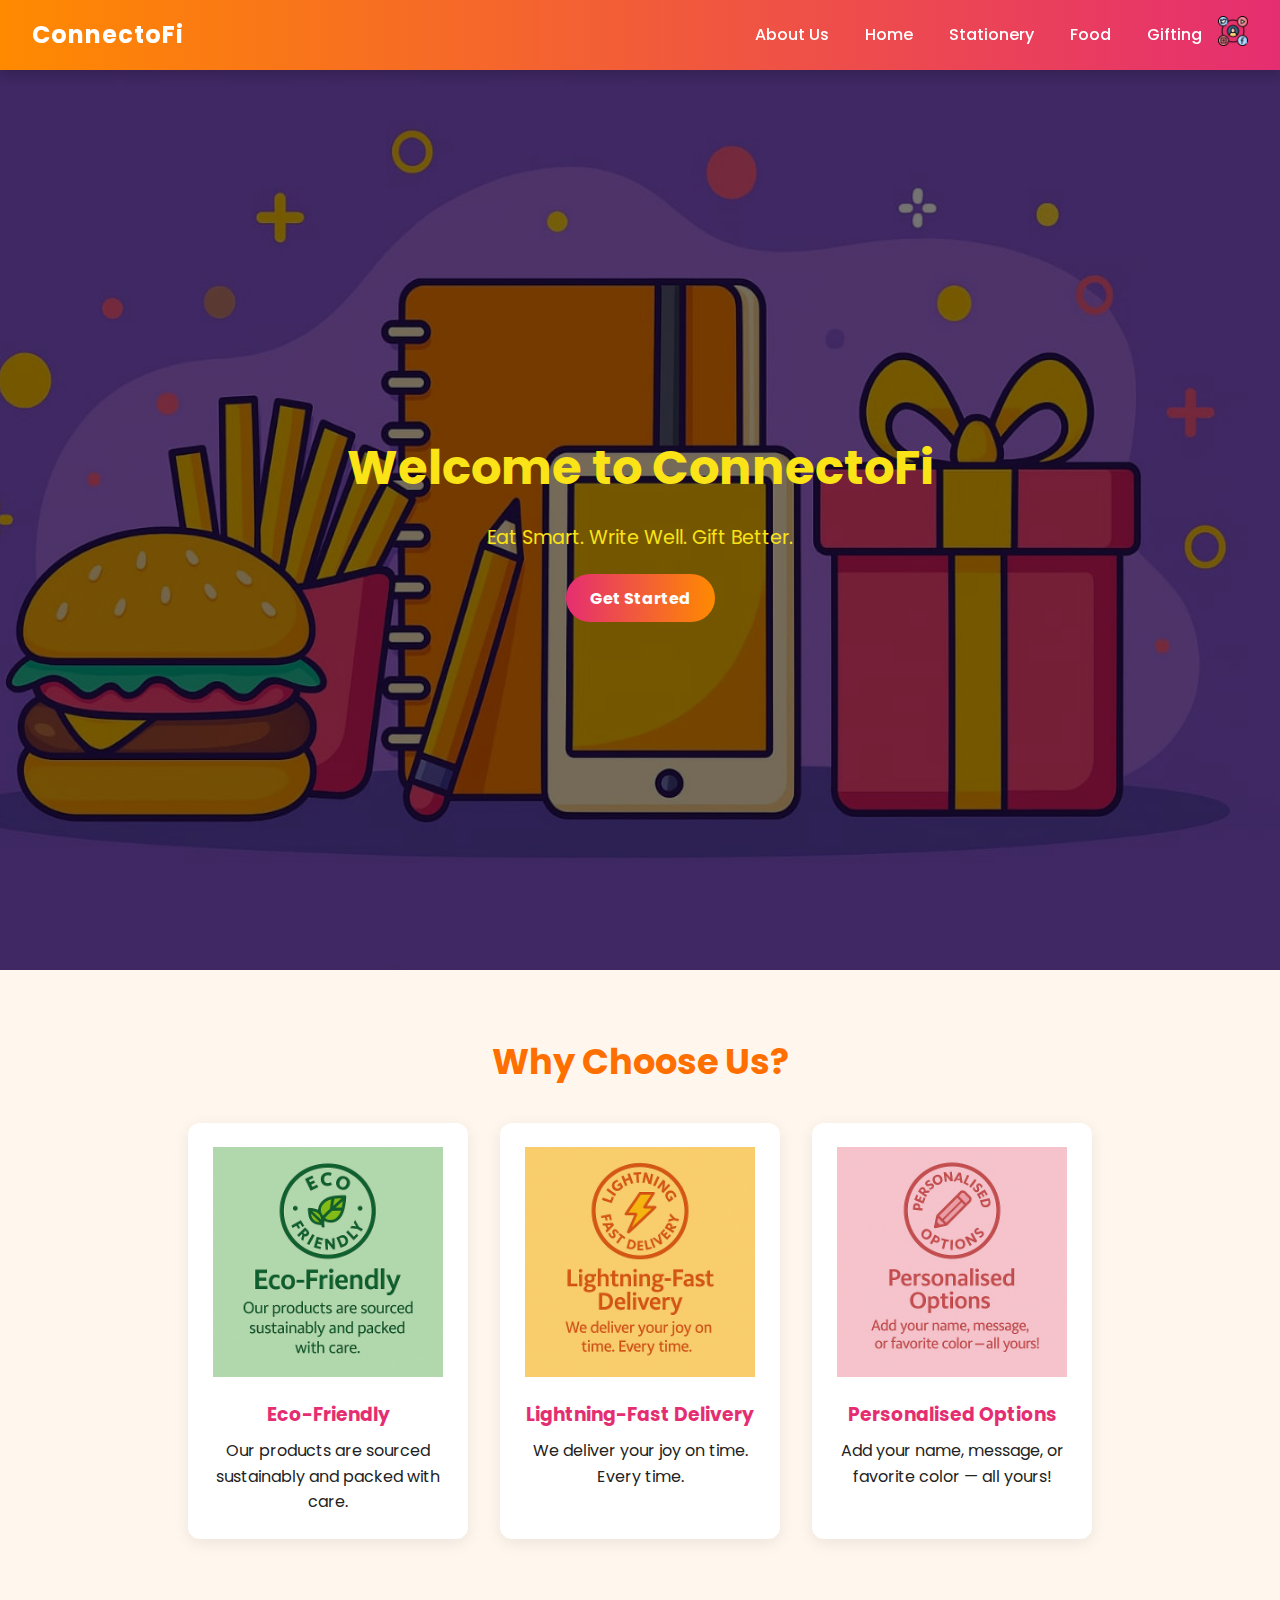
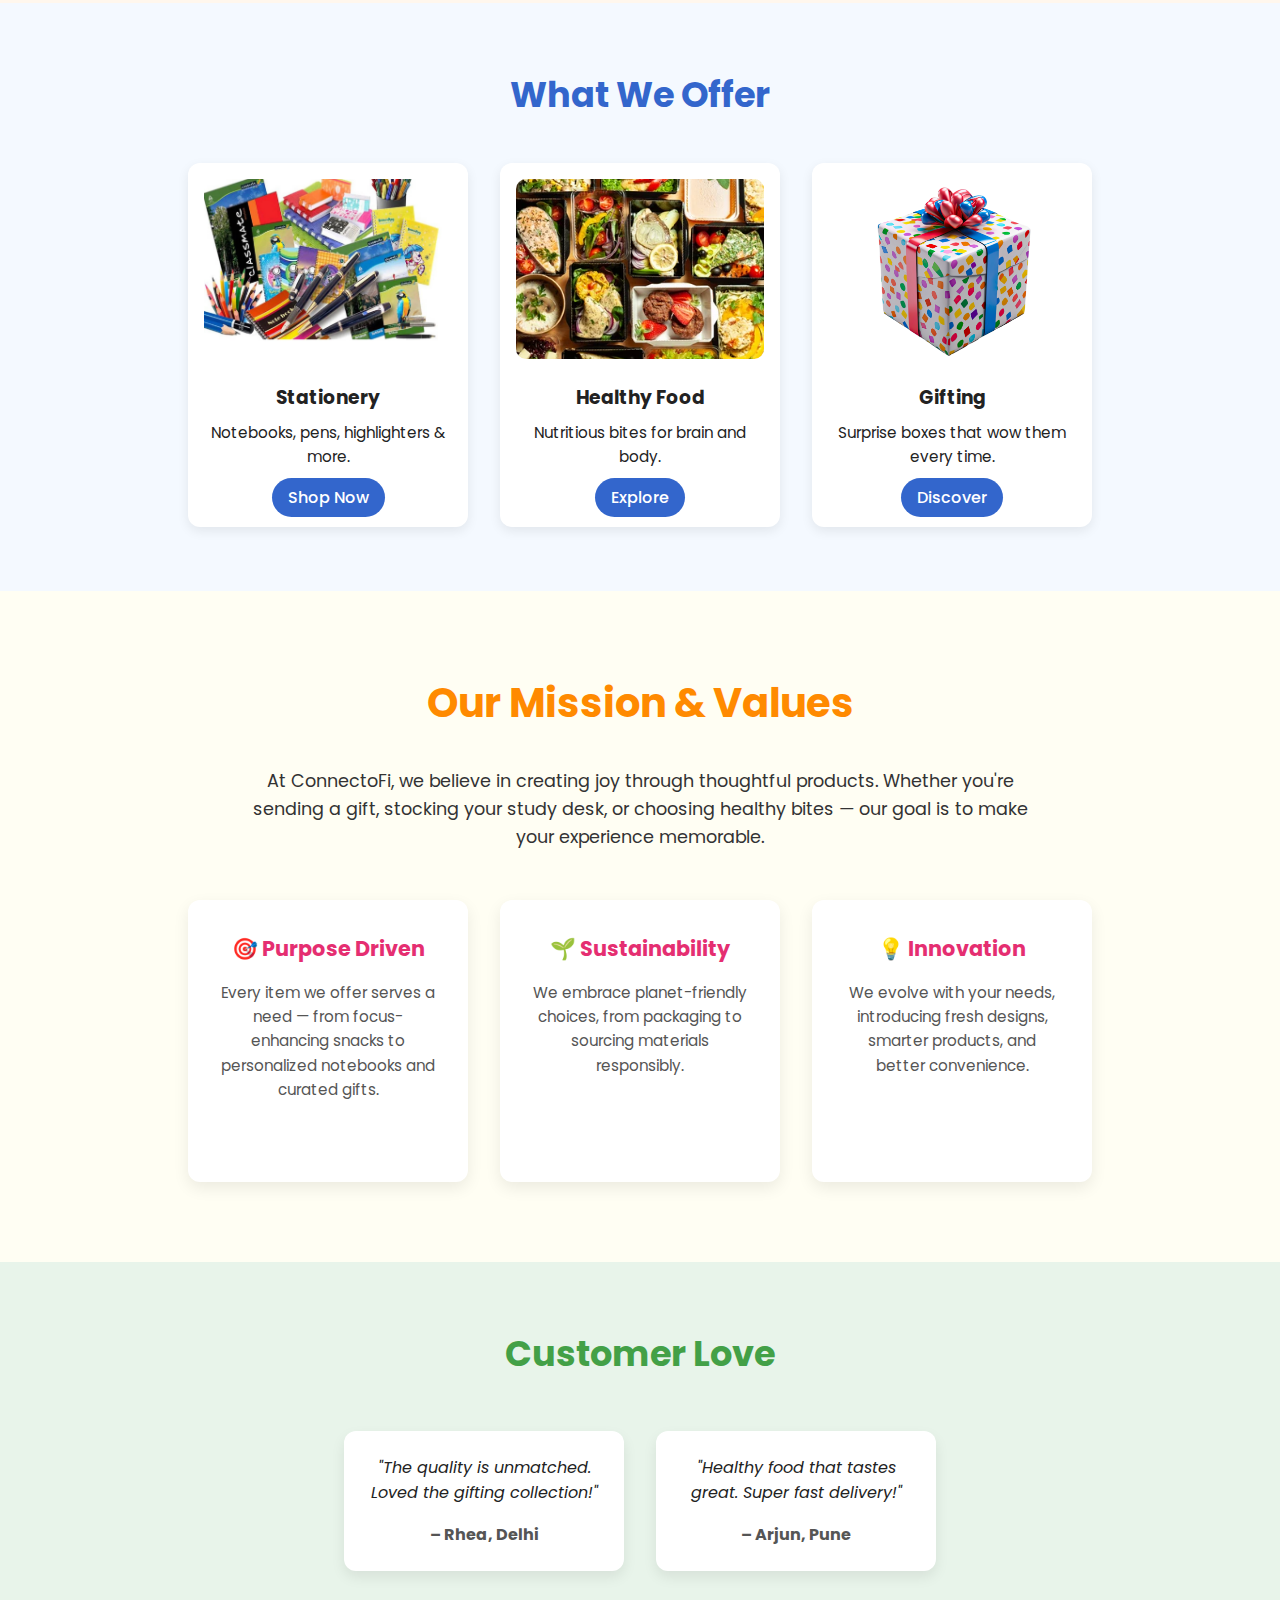
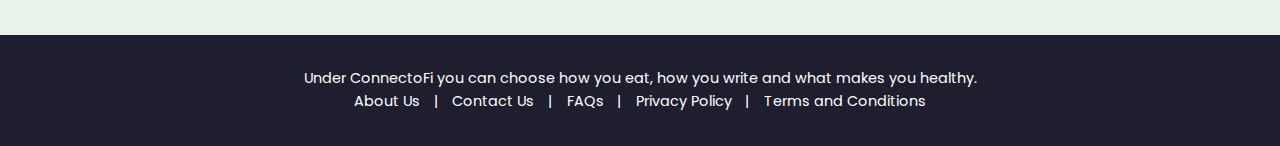
<file: tempcode/index.html>
<!DOCTYPE html>
<html lang="en">
  <head>
    <meta charset="UTF-8" />
    <meta name="viewport" content="width=device-width, initial-scale=1.0" />
    <title>Home | ConnectoFi</title>
    <link rel="stylesheet" href="home.css" />
    <link
      href="https://fonts.googleapis.com/css2?family=Poppins:wght@400;600&display=swap"
      rel="stylesheet"
    />
  </head>
  <body>
    <!-- Header -->
    <header>
      <div class="logo">ConnectoFi</div>

      <div class="leftnav">
        <!-- Hamburger (only on mobile) -->
        <div class="hamburger" onclick="toggleMenu()">☰</div>

        <!-- Navigation -->
        <nav class="nav-links">
          <a href="about.html">About Us</a>
          <a href="index.html">Home</a>
          <a href="stationary.html">Stationery</a>
          <a href="food.html">Food</a>
          <a href="gifting.html" aria-current="page">Gifting</a>
        </nav>

        <!-- Social Media Dropdown -->
        <div class="social">
          <img src="./images/socialmedia.png" width="30" alt="Social" />
          <div class="dropdown">
            <a href="#">Instagram</a>
            <a href="#">Facebook</a>
            <a href="#">X (Twitter)</a>
          </div>
        </div>
      </div>
    </header>

    <!-- Hero Banner -->
    <section class="hero">
      <div class="hero-overlay">
        <div class="hero-content">
          <h1>Welcome to ConnectoFi</h1>
          <p>Eat Smart. Write Well. Gift Better.</p>
          <a href="gifting.html" class="cta-button">Get Started</a>
        </div>
      </div>
    </section>

    <!-- Highlights -->
    <section class="highlight-section">
      <h2>Why Choose Us?</h2>
      <div class="highlight-cards">
        <div class="highlight-card">
          <img src="./images/ecofriendly.png" alt="Eco Friendly" />
          <h3>Eco-Friendly</h3>
          <p>Our products are sourced sustainably and packed with care.</p>
        </div>
        <div class="highlight-card">
          <img src="./images/delivery.png" alt="Fast Delivery" />
          <h3>Lightning-Fast Delivery</h3>
          <p>We deliver your joy on time. Every time.</p>
        </div>
        <div class="highlight-card">
          <img src="./images/options.png" alt="Customisation" />
          <h3>Personalised Options</h3>
          <p>Add your name, message, or favorite color — all yours!</p>
        </div>
      </div>
    </section>

    <!-- Category Grid -->
    <section class="categories">
      <h2>What We Offer</h2>
      <div class="category-grid">
        <div class="category-card">
          <img src="./images/stationary.jpg" alt="Stationery" />
          <h3>Stationery</h3>
          <p>Notebooks, pens, highlighters & more.</p>
          <a href="stationary.html">Shop Now</a>
        </div>
        <div class="category-card">
          <img src="./images/food.webp" alt="Food" />
          <h3>Healthy Food</h3>
          <p>Nutritious bites for brain and body.</p>
          <a href="food.html">Explore</a>
        </div>
        <div class="category-card">
          <img src="./images/gift.webp" alt="Gifting" />
          <h3>Gifting</h3>
          <p>Surprise boxes that wow them every time.</p>
          <a href="gifting.html">Discover</a>
        </div>
      </div>
    </section>

    <!-- Mission & Values Section -->
    <section class="mission-values">
      <div class="mission-container">
        <h2>Our Mission & Values</h2>
        <p>
          At ConnectoFi, we believe in creating joy through thoughtful products.
          Whether you're sending a gift, stocking your study desk, or choosing
          healthy bites — our goal is to make your experience memorable.
        </p>
        <div class="values-list">
          <div class="value-item">
            <h3>🎯 Purpose Driven</h3>
            <p>
              Every item we offer serves a need — from focus-enhancing snacks to
              personalized notebooks and curated gifts.
            </p>
          </div>
          <div class="value-item">
            <h3>🌱 Sustainability</h3>
            <p>
              We embrace planet-friendly choices, from packaging to sourcing
              materials responsibly.
            </p>
          </div>
          <div class="value-item">
            <h3>💡 Innovation</h3>
            <p>
              We evolve with your needs, introducing fresh designs, smarter
              products, and better convenience.
            </p>
          </div>
        </div>
      </div>
    </section>

    <!-- Testimonials -->
    <section class="reviews">
      <h2>Customer Love</h2>
      <div class="reviews-container">
        <div class="review-card">
          <p>"The quality is unmatched. Loved the gifting collection!"</p>
          <span>– Rhea, Delhi</span>
        </div>
        <div class="review-card">
          <p>"Healthy food that tastes great. Super fast delivery!"</p>
          <span>– Arjun, Pune</span>
        </div>
      </div>
    </section>

    <!-- Footer -->
    <footer>
      <p>
        Under ConnectoFi you can choose how you eat, how you write and what
        makes you healthy.
      </p>
      <div class="links">
        <a href="about.html">About Us</a> | <a href="#">Contact Us</a> |
        <a href="#">FAQs</a> | <a href="#">Privacy Policy</a> |
        <a href="#">Terms and Conditions</a>
      </div>
    </footer>

    <script src="home.js"></script>
    <!--Start of Tawk.to Script-->
    <script type="text/javascript">
      var Tawk_API = Tawk_API || {},
        Tawk_LoadStart = new Date();
      (function () {
        var s1 = document.createElement("script"),
          s0 = document.getElementsByTagName("script")[0];
        s1.async = true;
        s1.src = "https://embed.tawk.to/6888a2463c1ead192563f075/1j1arjp64";
        s1.charset = "UTF-8";
        s1.setAttribute("crossorigin", "*");
        s0.parentNode.insertBefore(s1, s0);
      })();
    </script>
    <!--End of Tawk.to Script-->
  </body>
</html>
</file>
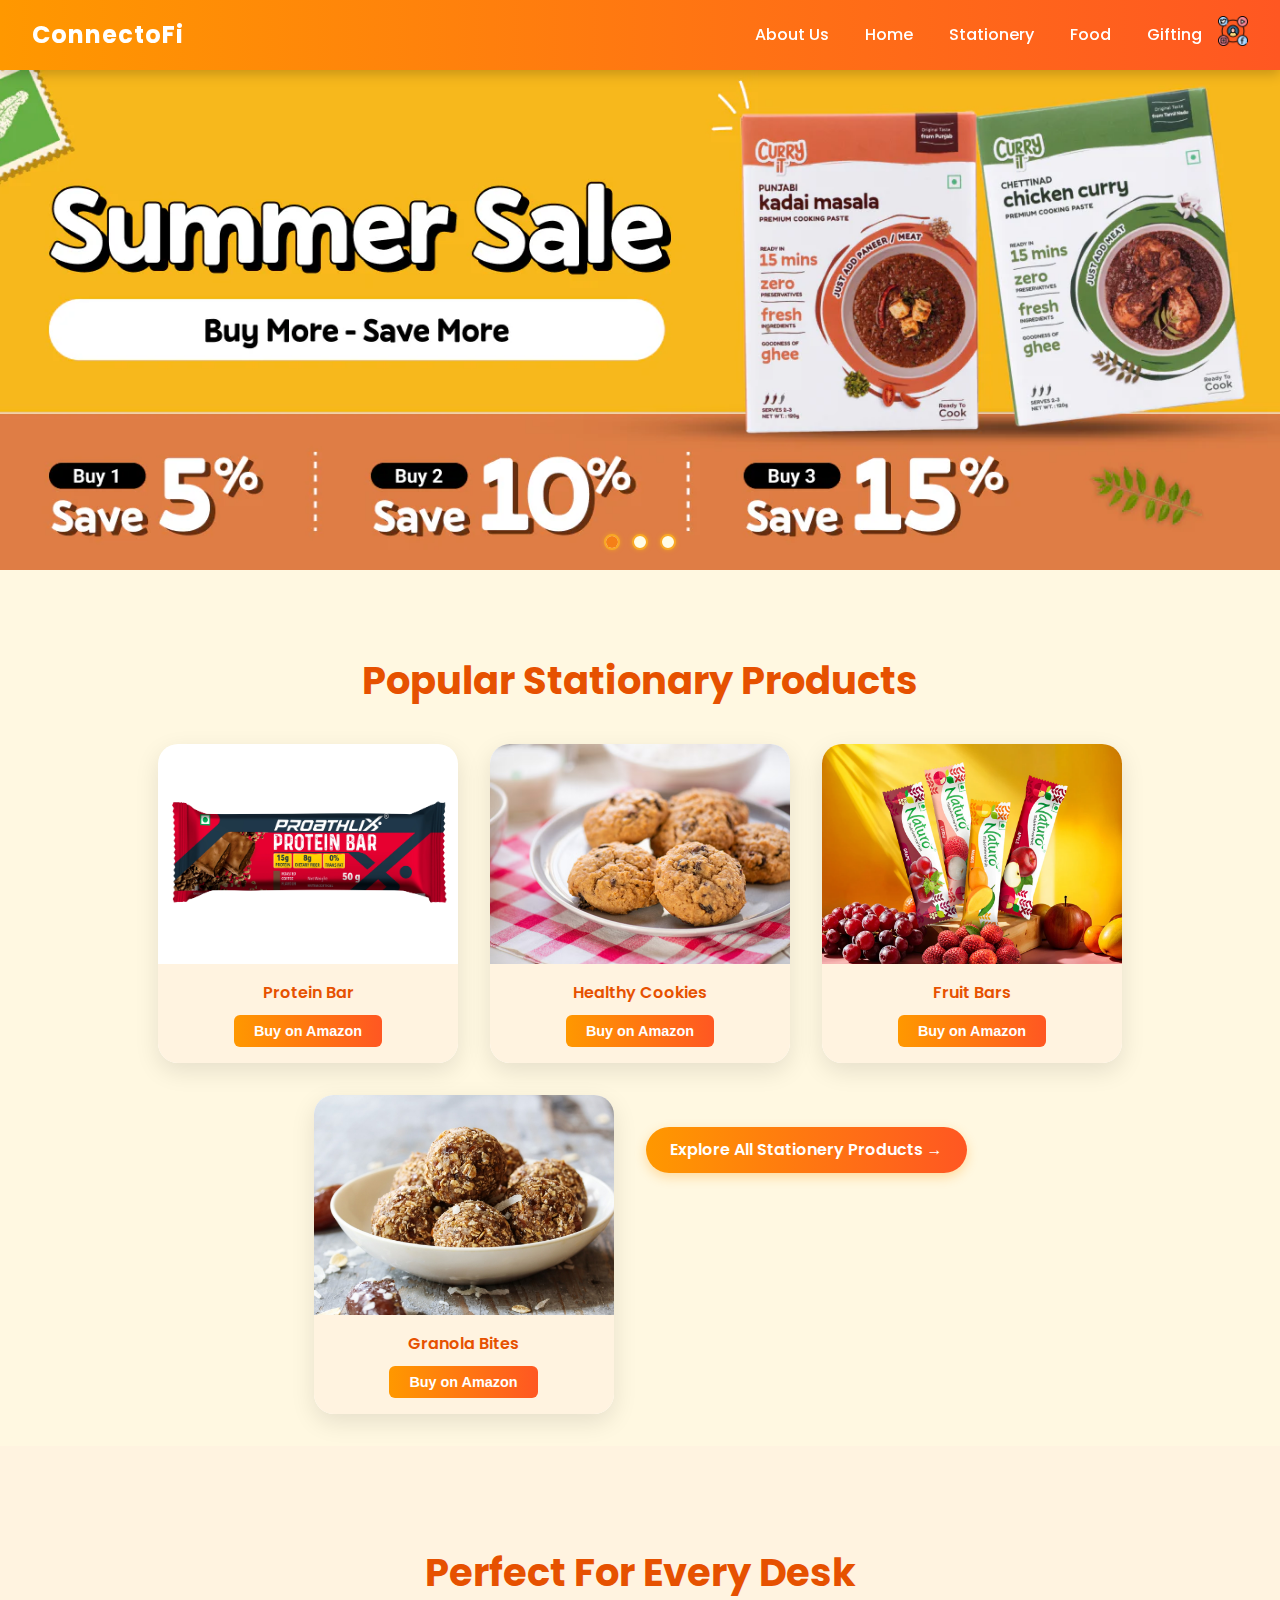
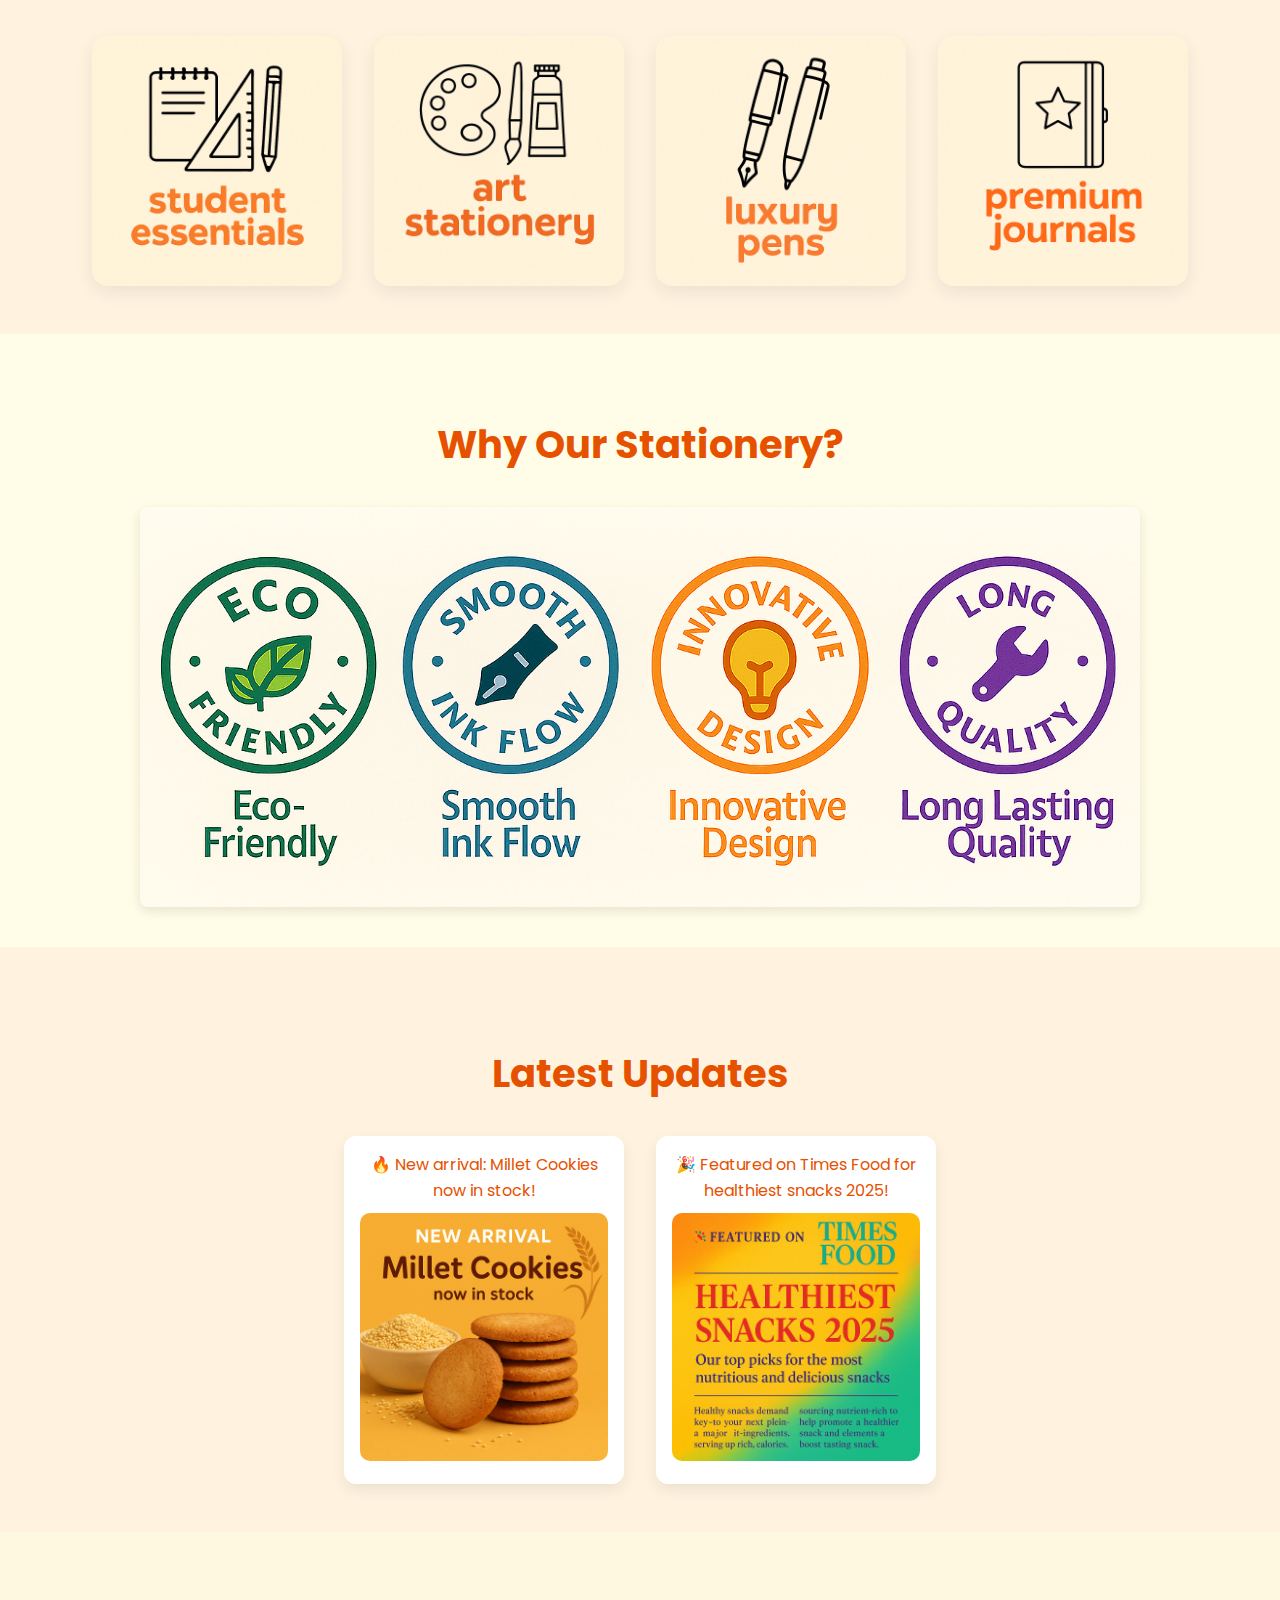
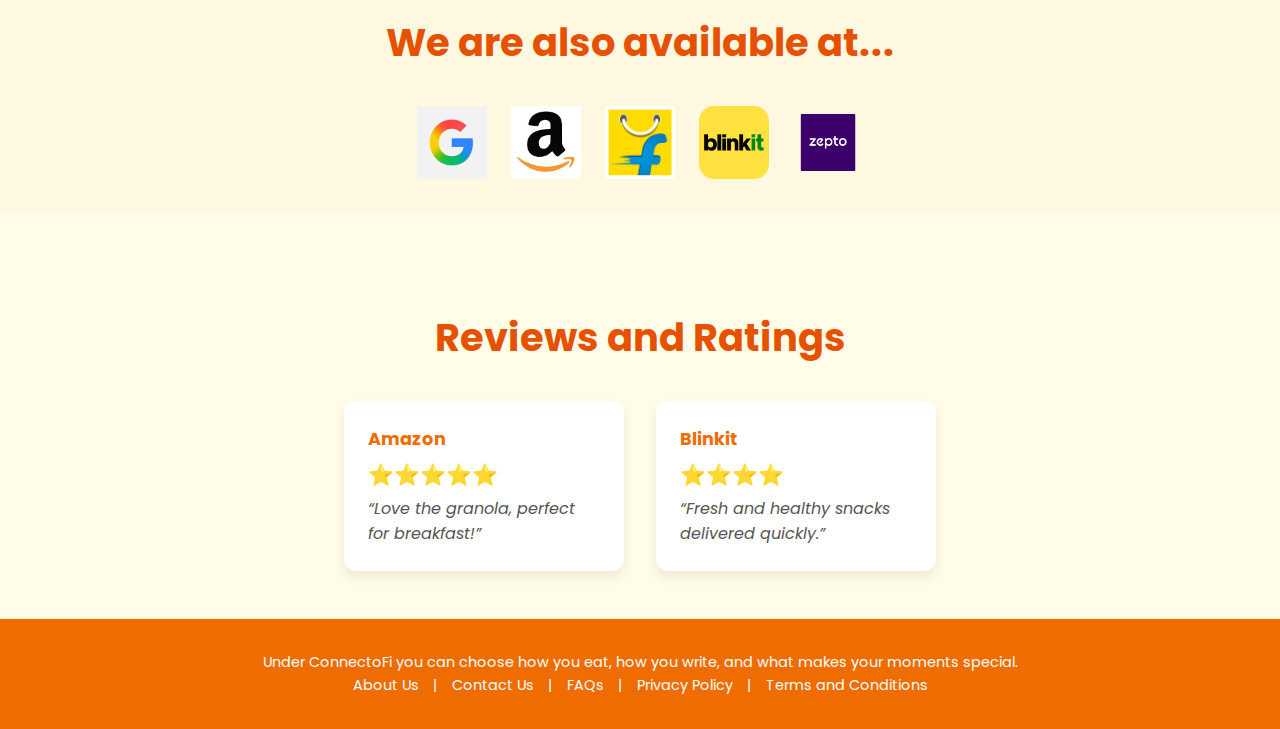
<file: tempcode/food.html>
<!DOCTYPE html>
<html lang="en">
  <head>
    <meta charset="UTF-8" />
    <meta name="viewport" content="width=device-width, initial-scale=1.0" />
    <title>Stationery | ConnectoFi</title>
    <link rel="stylesheet" href="./food.css" />
    <link
      href="https://fonts.googleapis.com/css2?family=Poppins:wght@400;600&display=swap"
      rel="stylesheet"
    />
  </head>
  <body>
    <!-- Header -->
    <header>
      <div class="logo">ConnectoFi</div>

      <div class="leftnav">
        <!-- Hamburger (only on mobile) -->
        <div class="hamburger" onclick="toggleMenu()">☰</div>

        <!-- Navigation -->
        <nav class="nav-links">
          <a href="about.html">About Us</a>
          <a href="index.html">Home</a>
          <a href="stationary.html">Stationery</a>
          <a href="food.html">Food</a>
          <a href="gifting.html" aria-current="page">Gifting</a>
        </nav>

        <!-- Social Media Dropdown -->
        <div class="social">
          <img src="./images/socialmedia.png" width="30" alt="Social" />
          <div class="dropdown">
            <a href="#">Instagram</a>
            <a href="#">Facebook</a>
            <a href="#">X (Twitter)</a>
          </div>
        </div>
      </div>
    </header>

    <!-- Banner -->
    <section class="banner-slider">
      <img
        src="./images/food-images/temp_images/Summer_Sale_Banner_desktop_1500x550_crop_center.webp"
        class="banner-img active"
        alt="Gift Box Banner"
      />
      <img
        src="./images/food-images/temp_images/Cut_Mix_Cook_desktop_1_2800x1000_crop_center.webp"
        class="banner-img"
        alt="Celebration Banner"
      />
      <img
        src="./images/food-images/temp_images/India_s_only_preservative-02_1_1_5716x2041_crop_center.jpg"
        class="banner-img"
        alt="Festive Gifting Banner"
      />
      <div class="banner-progress">
        <div class="circle"><div class="fill"></div></div>
        <div class="circle"><div class="fill"></div></div>
        <div class="circle"><div class="fill"></div></div>
      </div>
    </section>

    <!-- Popular Products -->
    <section class="popular-products">
      <h2 class="section-title">Popular Stationary Products</h2>
      <div class="product-grid">
        <div class="explore-all-container">
          <a href="allstationary.html" class="explore-all-button"
            >Explore All Stationery Products →</a
          >
        </div>
      </div>
    </section>

    <!-- Occasion Ranges -->
    <section class="mind-blowing-ranges">
      <h2>Perfect For Every Desk</h2>
      <div class="ranges-cards">
        <div class="range-card">
          <img
            src="./images/stationary-images/ranges/studentessentials.png"
            alt="studentessentials"
          />
        </div>
        <div class="range-card">
          <img
            src="./images/stationary-images/ranges/artstationary.png"
            alt="artstationary"
          />
        </div>
        <div class="range-card">
          <img
            src="./images/stationary-images/ranges/luxiry pens.png"
            alt="luxiry pens"
          />
        </div>
        <div class="range-card">
          <img
            src="./images/stationary-images/ranges/premiumjournals.png"
            alt="premiumjournal"
          />
        </div>
      </div>
    </section>

    <!-- Why Choose Us -->
    <section class="likhpad-unique">
      <h2>Why Our Stationery?</h2>
      <div class="fixed-centered-image">
        <img
          src="./images/stationary-images/cropped-whatmakeslikhpadunique.png"
          alt="Stationery Highlights"
        />
      </div>
    </section>

    <!-- Updates -->
    <section class="updates">
      <h2>Latest Updates</h2>
      <div class="update-feed"></div>
    </section>

    <!-- Available At -->
    <section class="available-at">
      <h2>We are also available at...</h2>
      <div class="brands">
        <img
          src="./images/stationary-images/logos/googlelogo.jpeg"
          alt="Google"
        />
        <img
          src="./images/stationary-images/logos/amazonlogo.jpeg"
          alt="Amazon"
        />
        <img
          src="./images/stationary-images/logos/flipkartlogo.png"
          alt="Flipkart"
        />
        <img
          src="./images/stationary-images/logos/blinkitlogo.png"
          alt="Blinkit"
        />
        <img src="./images/stationary-images/logos/zeptologo.png" alt="Zepto" />
      </div>
    </section>

    <!-- Reviews -->
    <section class="reviews">
      <h2>Reviews and Ratings</h2>
      <div class="reviews-container"></div>
    </section>

    <!-- Footer -->
    <footer>
      <p>
        Under ConnectoFi you can choose how you eat, how you write, and what
        makes your moments special.
      </p>
      <div class="links">
        <a href="#">About Us</a> | <a href="#">Contact Us</a> |
        <a href="#">FAQs</a> | <a href="#">Privacy Policy</a> |
        <a href="#">Terms and Conditions</a>
      </div>
    </footer>

    <script type="module" src="food.js"></script>
    <!--Start of Tawk.to Script-->
    <script type="text/javascript">
      var Tawk_API = Tawk_API || {},
        Tawk_LoadStart = new Date();
      (function () {
        var s1 = document.createElement("script"),
          s0 = document.getElementsByTagName("script")[0];
        s1.async = true;
        s1.src = "https://embed.tawk.to/6888a2463c1ead192563f075/1j1arjp64";
        s1.charset = "UTF-8";
        s1.setAttribute("crossorigin", "*");
        s0.parentNode.insertBefore(s1, s0);
      })();
    </script>
    <!--End of Tawk.to Script-->
  </body>
</html>
</file>
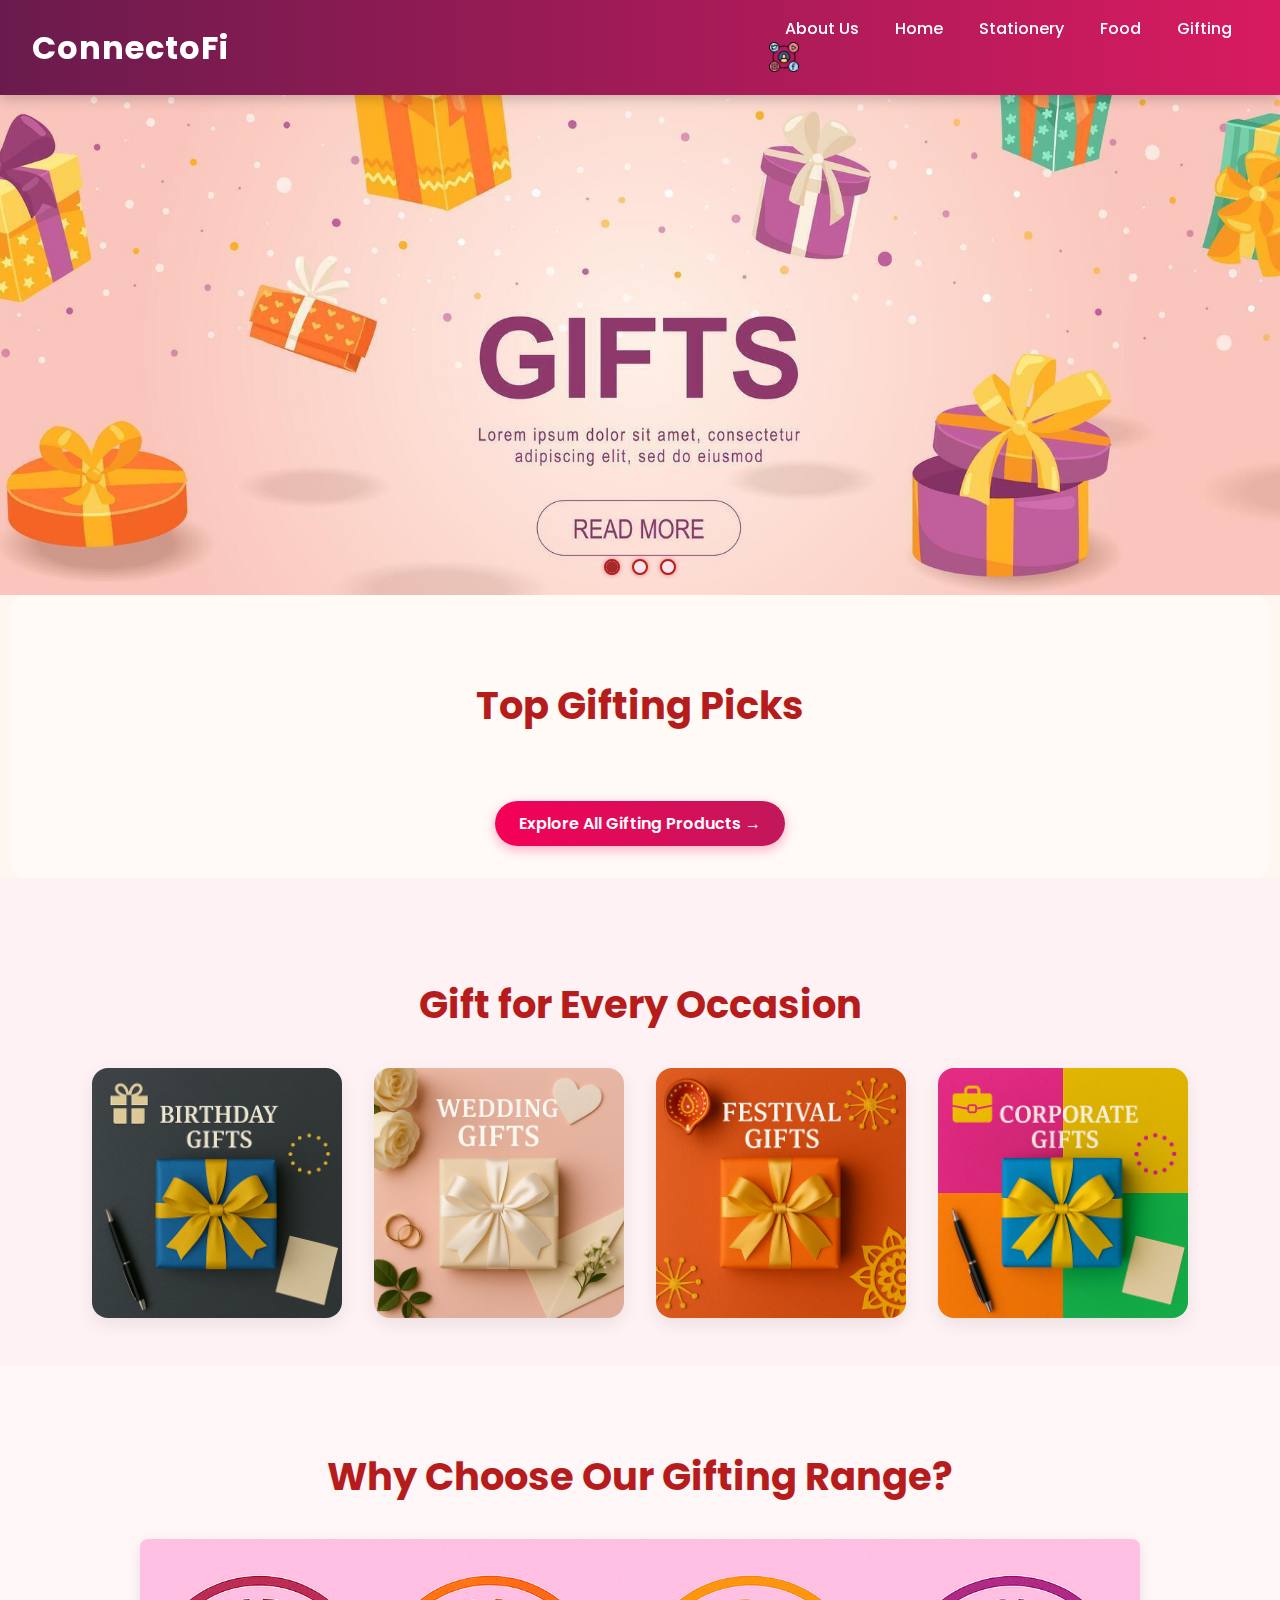
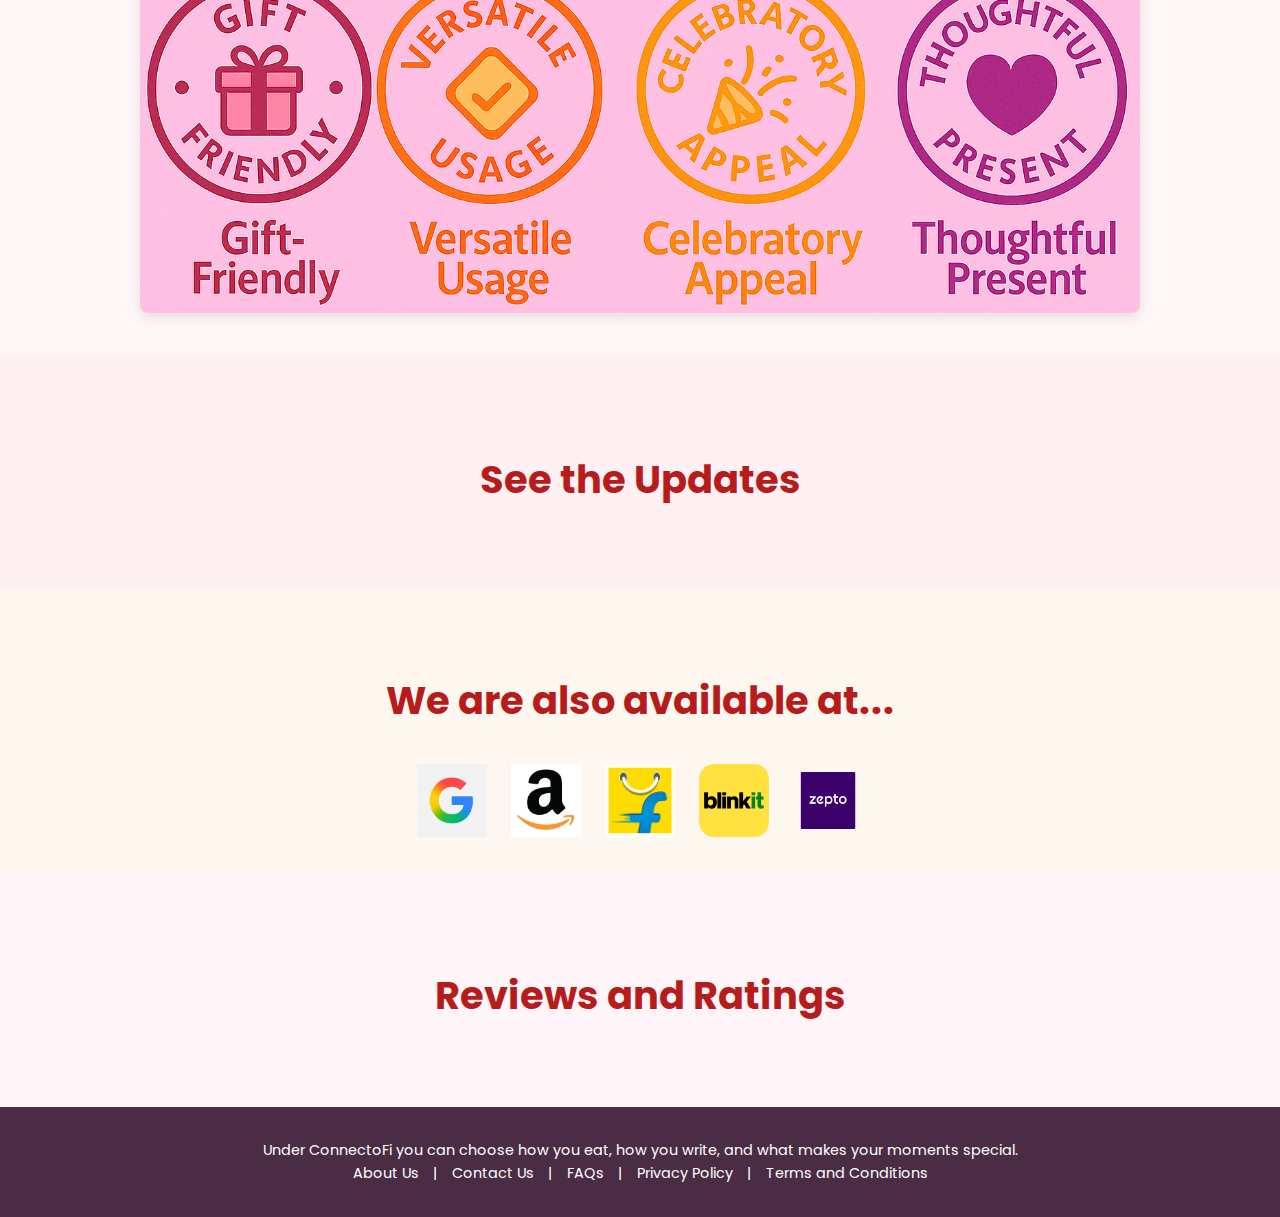
<file: tempcode/gifting.html>
<!DOCTYPE html>
<html lang="en">
  <head>
    <meta charset="UTF-8" />
    <meta name="viewport" content="width=device-width, initial-scale=1.0" />
    <title>Gifting | ConnectoFi</title>
    <link rel="stylesheet" href="gifting.css" />
    <link
      href="https://fonts.googleapis.com/css2?family=Poppins:wght@400;600&display=swap"
      rel="stylesheet"
    />
  </head>
  <body>
    <!-- Header -->
    <header>
      <div class="logo">ConnectoFi</div>

      <div class="leftnav">
        <!-- Hamburger (only on mobile) -->
        <div class="hamburger" onclick="toggleMenu()">☰</div>

        <!-- Navigation -->
        <nav class="nav-links">
          <a href="about.html">About Us</a>
          <a href="index.html">Home</a>
          <a href="stationary.html">Stationery</a>
          <a href="food.html">Food</a>
          <a href="gifting.html" aria-current="page">Gifting</a>
        </nav>

        <!-- Social Media Dropdown -->
        <div class="social">
          <img src="./images/socialmedia.png" width="30" alt="Social" />
          <div class="dropdown">
            <a href="#">Instagram</a>
            <a href="#">Facebook</a>
            <a href="#">X (Twitter)</a>
          </div>
        </div>
      </div>
    </header>

    <!-- Banner -->
    <section class="banner-slider">
      <img
        src="./images/gifting-images/temp_images/banner1.jpg"
        class="banner-img active"
        alt="Gift Box Banner"
      />
      <img
        src="./images/gifting-images/temp_images/banner2.png"
        class="banner-img"
        alt="Celebration Banner"
      />
      <img
        src="./images/gifting-images/temp_images/banner3.jpg"
        class="banner-img"
        alt="Festive Gifting Banner"
      />
      <div class="banner-progress">
        <div class="circle"><div class="fill"></div></div>
        <div class="circle"><div class="fill"></div></div>
        <div class="circle"><div class="fill"></div></div>
      </div>
    </section>

    <!-- Popular Products -->
    <section class="popular-products">
      <h2 class="section-title">Top Gifting Picks</h2>
      <div class="product-grid">
        <div class="explore-all-container">
          <a href="allgifting.html" class="explore-all-button"
            >Explore All Gifting Products →</a
          >
        </div>
      </div>
    </section>

    <!-- Gift Ranges -->
    <section class="mind-blowing-ranges">
      <h2>Gift for Every Occasion</h2>
      <div class="ranges-cards">
        <div class="range-card">
          <img
            src="./images/gifting-images/ranges/birthday.png"
            alt="Birthday Gifts"
          />
        </div>
        <div class="range-card">
          <img
            src="./images/gifting-images/ranges/wedding.png"
            alt="Wedding Gifts"
          />
        </div>
        <div class="range-card">
          <img
            src="./images/gifting-images/ranges/festive.png"
            alt="Festival Gifts"
          />
        </div>
        <div class="range-card">
          <img
            src="./images/gifting-images/ranges/corporate.png"
            alt="Corporate Gifts"
          />
        </div>
      </div>
    </section>

    <!-- Unique Selling Points -->
    <section class="likhpad-unique">
      <h2>Why Choose Our Gifting Range?</h2>
      <div class="fixed-centered-image">
        <img
          src="./images/gifting-images/cropped-forgift.png"
          alt="Gifting Highlights"
        />
      </div>
    </section>

    <!-- Updates -->
    <section class="updates">
      <h2>See the Updates</h2>
      <div class="update-feed"></div>
    </section>

    <!-- Available At -->
    <section class="available-at">
      <h2>We are also available at...</h2>
      <div class="brands">
        <img
          src="./images/stationary-images/logos/googlelogo.jpeg"
          alt="Google"
        />
        <img
          src="./images/stationary-images/logos/amazonlogo.jpeg"
          alt="Amazon"
        />
        <img
          src="./images/stationary-images/logos/flipkartlogo.png"
          alt="Flipkart"
        />
        <img
          src="./images/stationary-images/logos/blinkitlogo.png"
          alt="Blinkit"
        />
        <img src="./images/stationary-images/logos/zeptologo.png" alt="Zepto" />
      </div>
    </section>

    <!-- Reviews -->
    <section class="reviews">
      <h2>Reviews and Ratings</h2>
      <div class="reviews-container"></div>
    </section>

    <!-- Footer -->
    <footer>
      <p>
        Under ConnectoFi you can choose how you eat, how you write, and what
        makes your moments special.
      </p>
      <div class="links">
        <a href="#">About Us</a> | <a href="#">Contact Us</a> |
        <a href="#">FAQs</a> | <a href="#">Privacy Policy</a> |
        <a href="#">Terms and Conditions</a>
      </div>
    </footer>

    <script type="module" src="gifting.js"></script>
    <!--Start of Tawk.to Script-->
    <script type="text/javascript">
      var Tawk_API = Tawk_API || {},
        Tawk_LoadStart = new Date();
      (function () {
        var s1 = document.createElement("script"),
          s0 = document.getElementsByTagName("script")[0];
        s1.async = true;
        s1.src = "https://embed.tawk.to/6888a2463c1ead192563f075/1j1arjp64";
        s1.charset = "UTF-8";
        s1.setAttribute("crossorigin", "*");
        s0.parentNode.insertBefore(s1, s0);
      })();
    </script>
    <!--End of Tawk.to Script-->
  </body>
</html>
</file>
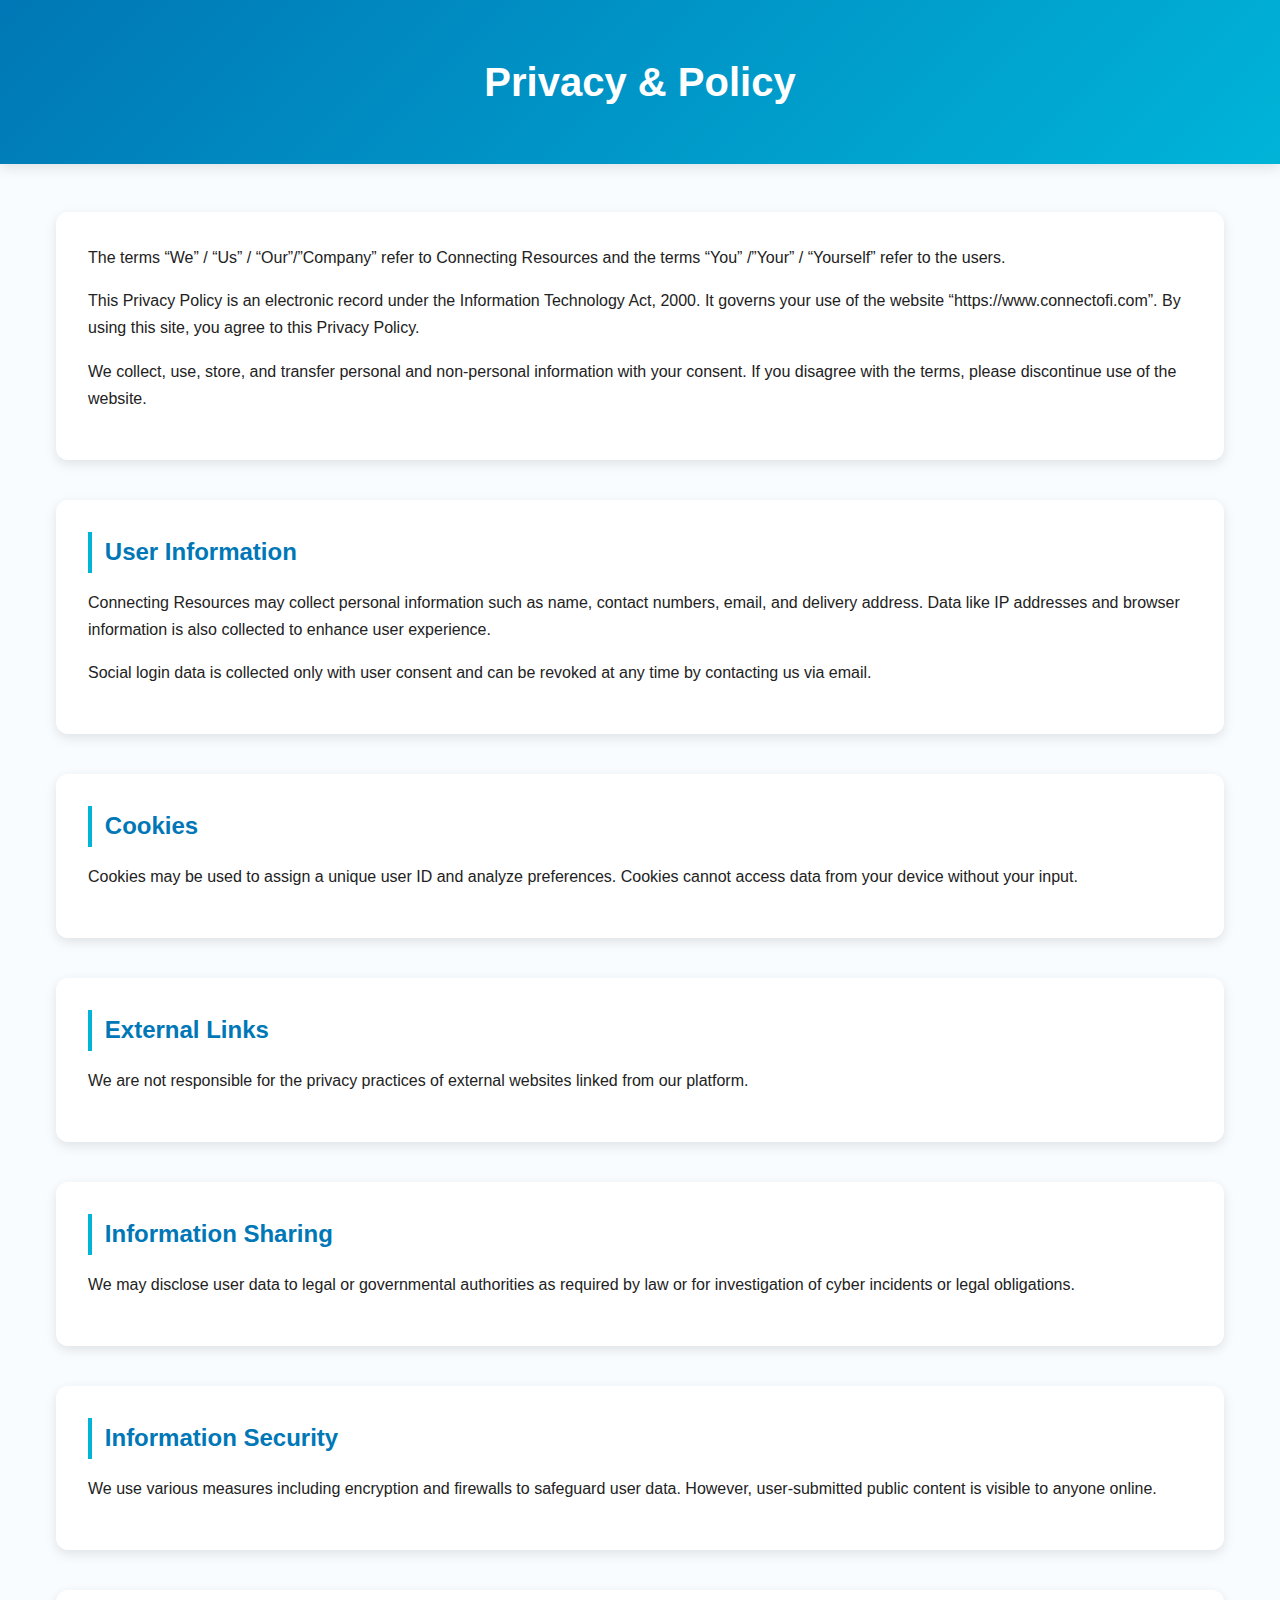
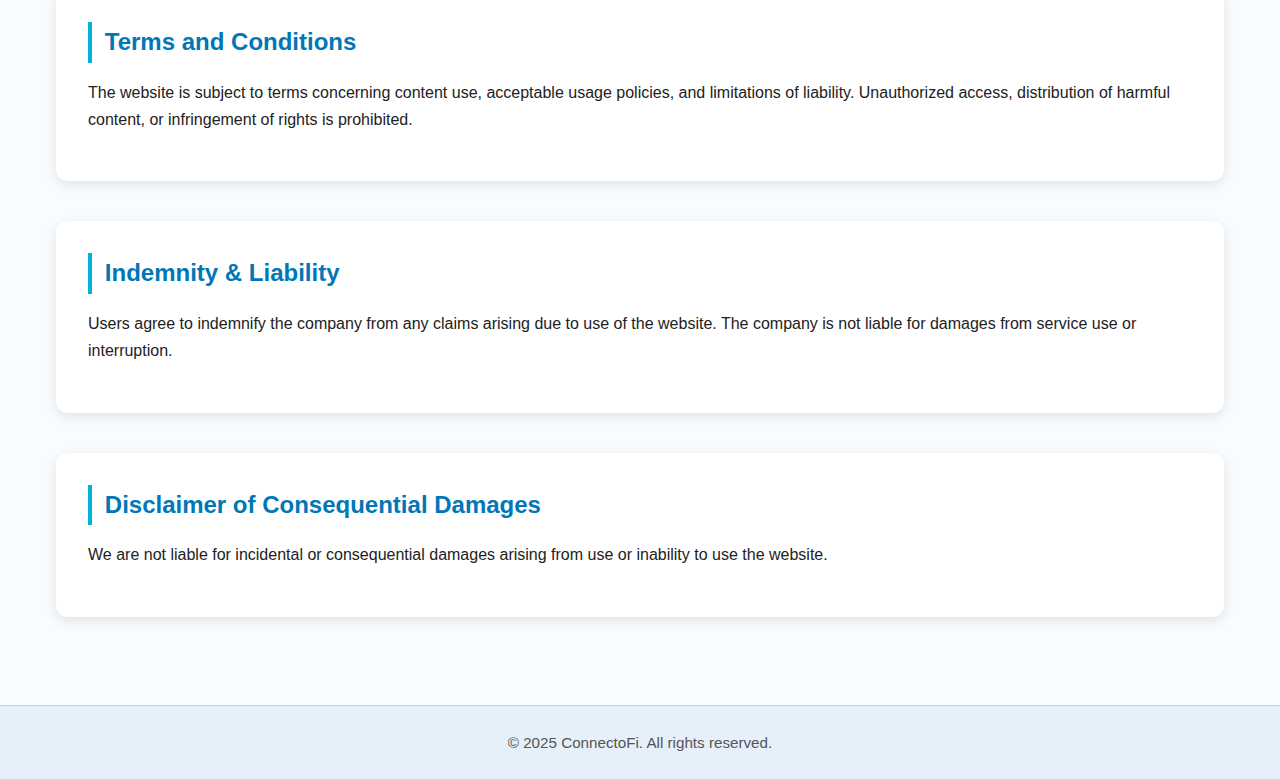
<file: tempcode/privacy.html>
<!DOCTYPE html>
<html lang="en">
  <head>
    <meta charset="UTF-8" />
    <meta name="viewport" content="width=device-width, initial-scale=1.0" />
    <title>Privacy & Policy | ConnectoFi</title>
    <style>
      :root {
        --primary-color: #0077b6;
        --accent-color: #00b4d8;
        --bg-color: #f9fcff;
        --text-color: #222;
        --box-shadow: 0 4px 12px rgba(0, 0, 0, 0.1);
      }

      * {
        box-sizing: border-box;
        margin: 0;
        padding: 0;
      }

      body {
        font-family: "Poppins", sans-serif;
        background-color: var(--bg-color);
        color: var(--text-color);
        line-height: 1.7;
      }

      header {
        background: linear-gradient(
          135deg,
          var(--primary-color),
          var(--accent-color)
        );
        color: white;
        padding: 3rem 2rem;
        text-align: center;
        box-shadow: var(--box-shadow);
      }

      header h1 {
        font-size: 2.5rem;
        font-weight: 600;
      }

      main {
        padding: 3rem 1rem;
        max-width: 1200px;
        margin: auto;
      }

      section {
        background-color: #ffffff;
        padding: 2rem;
        margin-bottom: 2.5rem;
        border-radius: 12px;
        box-shadow: var(--box-shadow);
        transition: transform 0.2s ease;
      }

      section:hover {
        transform: translateY(-4px);
      }

      section h2 {
        color: var(--primary-color);
        margin-bottom: 1rem;
        font-size: 1.5rem;
        border-left: 4px solid var(--accent-color);
        padding-left: 0.8rem;
      }

      section p {
        margin-bottom: 1rem;
        font-size: 1rem;
      }

      footer {
        background-color: #e6f0fa;
        text-align: center;
        padding: 1.5rem;
        font-size: 0.95rem;
        color: #555;
        border-top: 1px solid #ccc;
      }

      @media (max-width: 768px) {
        header h1 {
          font-size: 2rem;
        }
        section {
          padding: 1.5rem;
        }
      }
    </style>
  </head>

  <body>
    <header>
      <h1>Privacy & Policy</h1>
    </header>

    <main>
      <section>
        <p>
          The terms “We” / “Us” / “Our”/”Company” refer to Connecting Resources
          and the terms “You” /”Your” / “Yourself” refer to the users.
        </p>
        <p>
          This Privacy Policy is an electronic record under the Information
          Technology Act, 2000. It governs your use of the website
          “https://www.connectofi.com”. By using this site, you agree to this
          Privacy Policy.
        </p>
        <p>
          We collect, use, store, and transfer personal and non-personal
          information with your consent. If you disagree with the terms, please
          discontinue use of the website.
        </p>
      </section>

      <section>
        <h2>User Information</h2>
        <p>
          Connecting Resources may collect personal information such as name,
          contact numbers, email, and delivery address. Data like IP addresses
          and browser information is also collected to enhance user experience.
        </p>
        <p>
          Social login data is collected only with user consent and can be
          revoked at any time by contacting us via email.
        </p>
      </section>

      <section>
        <h2>Cookies</h2>
        <p>
          Cookies may be used to assign a unique user ID and analyze
          preferences. Cookies cannot access data from your device without your
          input.
        </p>
      </section>

      <section>
        <h2>External Links</h2>
        <p>
          We are not responsible for the privacy practices of external websites
          linked from our platform.
        </p>
      </section>

      <section>
        <h2>Information Sharing</h2>
        <p>
          We may disclose user data to legal or governmental authorities as
          required by law or for investigation of cyber incidents or legal
          obligations.
        </p>
      </section>

      <section>
        <h2>Information Security</h2>
        <p>
          We use various measures including encryption and firewalls to
          safeguard user data. However, user-submitted public content is visible
          to anyone online.
        </p>
      </section>

      <section>
        <h2>Terms and Conditions</h2>
        <p>
          The website is subject to terms concerning content use, acceptable
          usage policies, and limitations of liability. Unauthorized access,
          distribution of harmful content, or infringement of rights is
          prohibited.
        </p>
      </section>

      <section>
        <h2>Indemnity & Liability</h2>
        <p>
          Users agree to indemnify the company from any claims arising due to
          use of the website. The company is not liable for damages from service
          use or interruption.
        </p>
      </section>

      <section>
        <h2>Disclaimer of Consequential Damages</h2>
        <p>
          We are not liable for incidental or consequential damages arising from
          use or inability to use the website.
        </p>
      </section>
    </main>

    <footer>&copy; 2025 ConnectoFi. All rights reserved.</footer>
  </body>
</html>
</file>
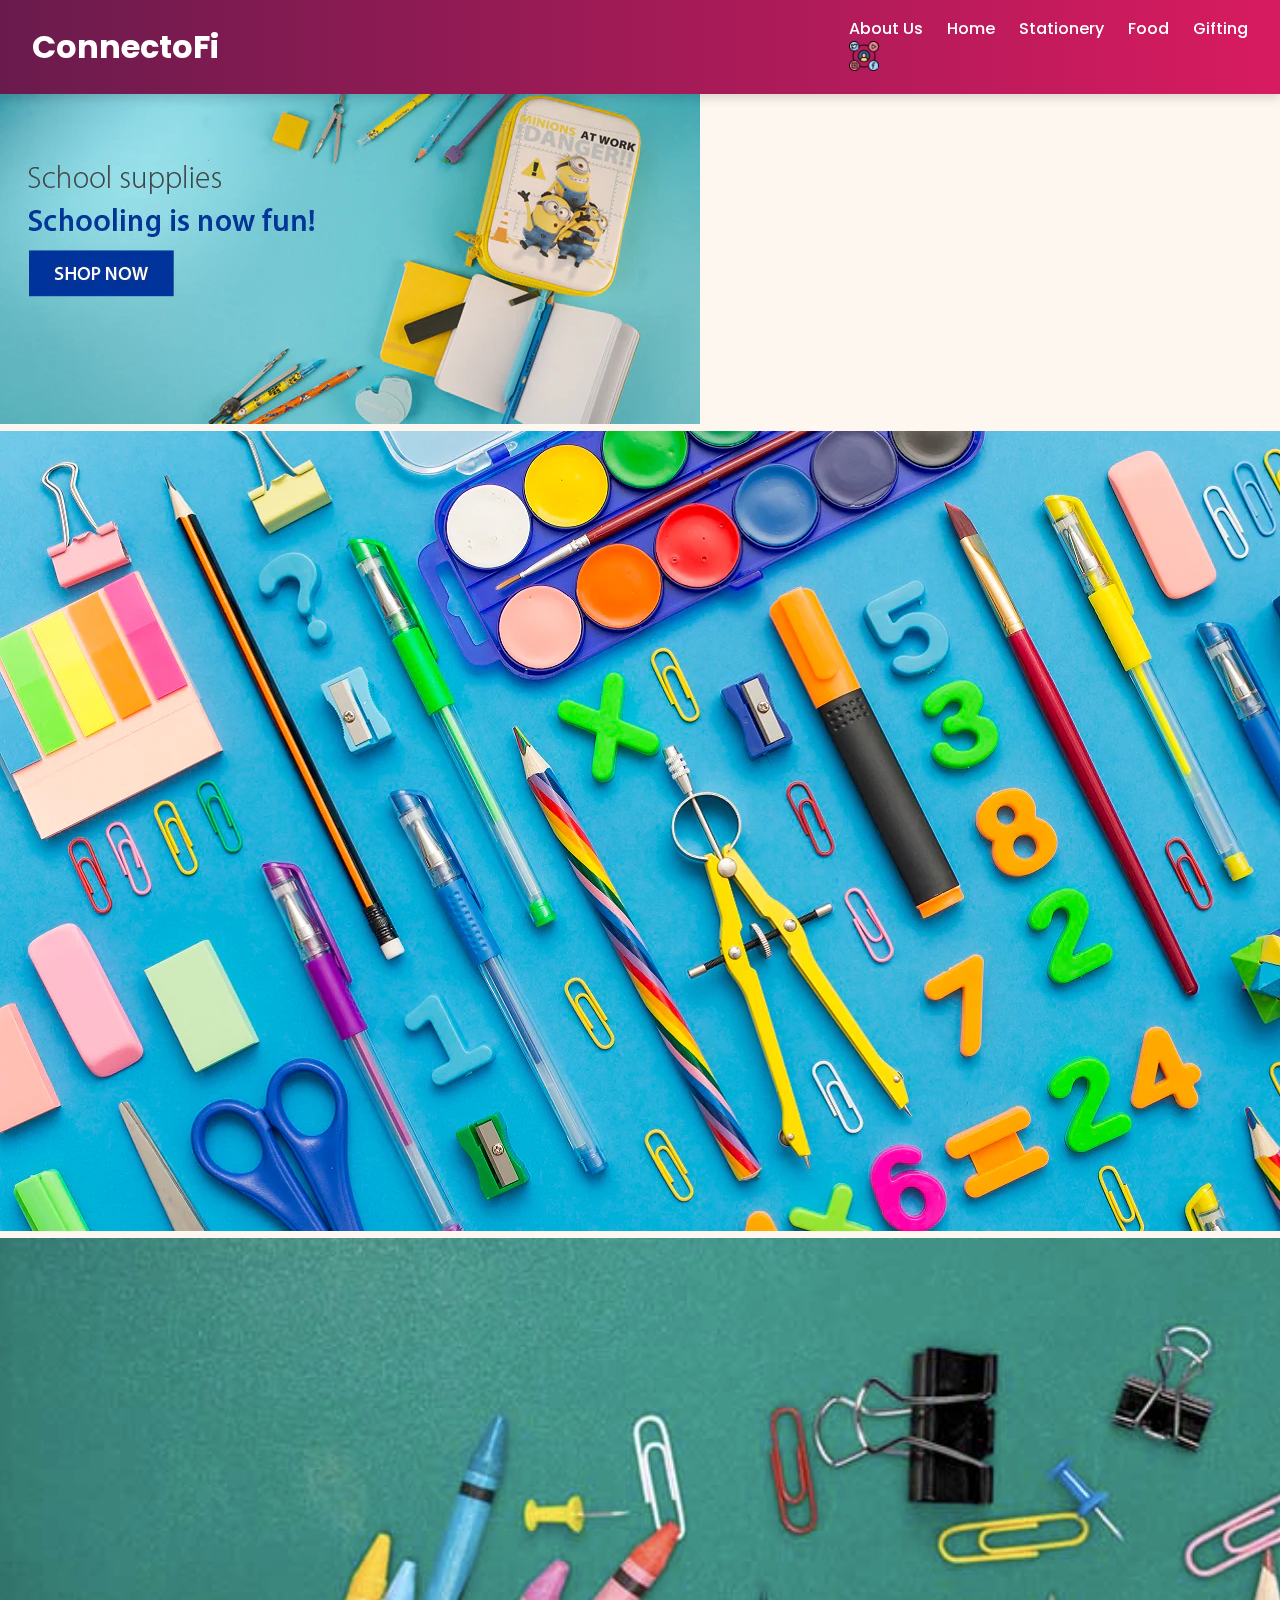
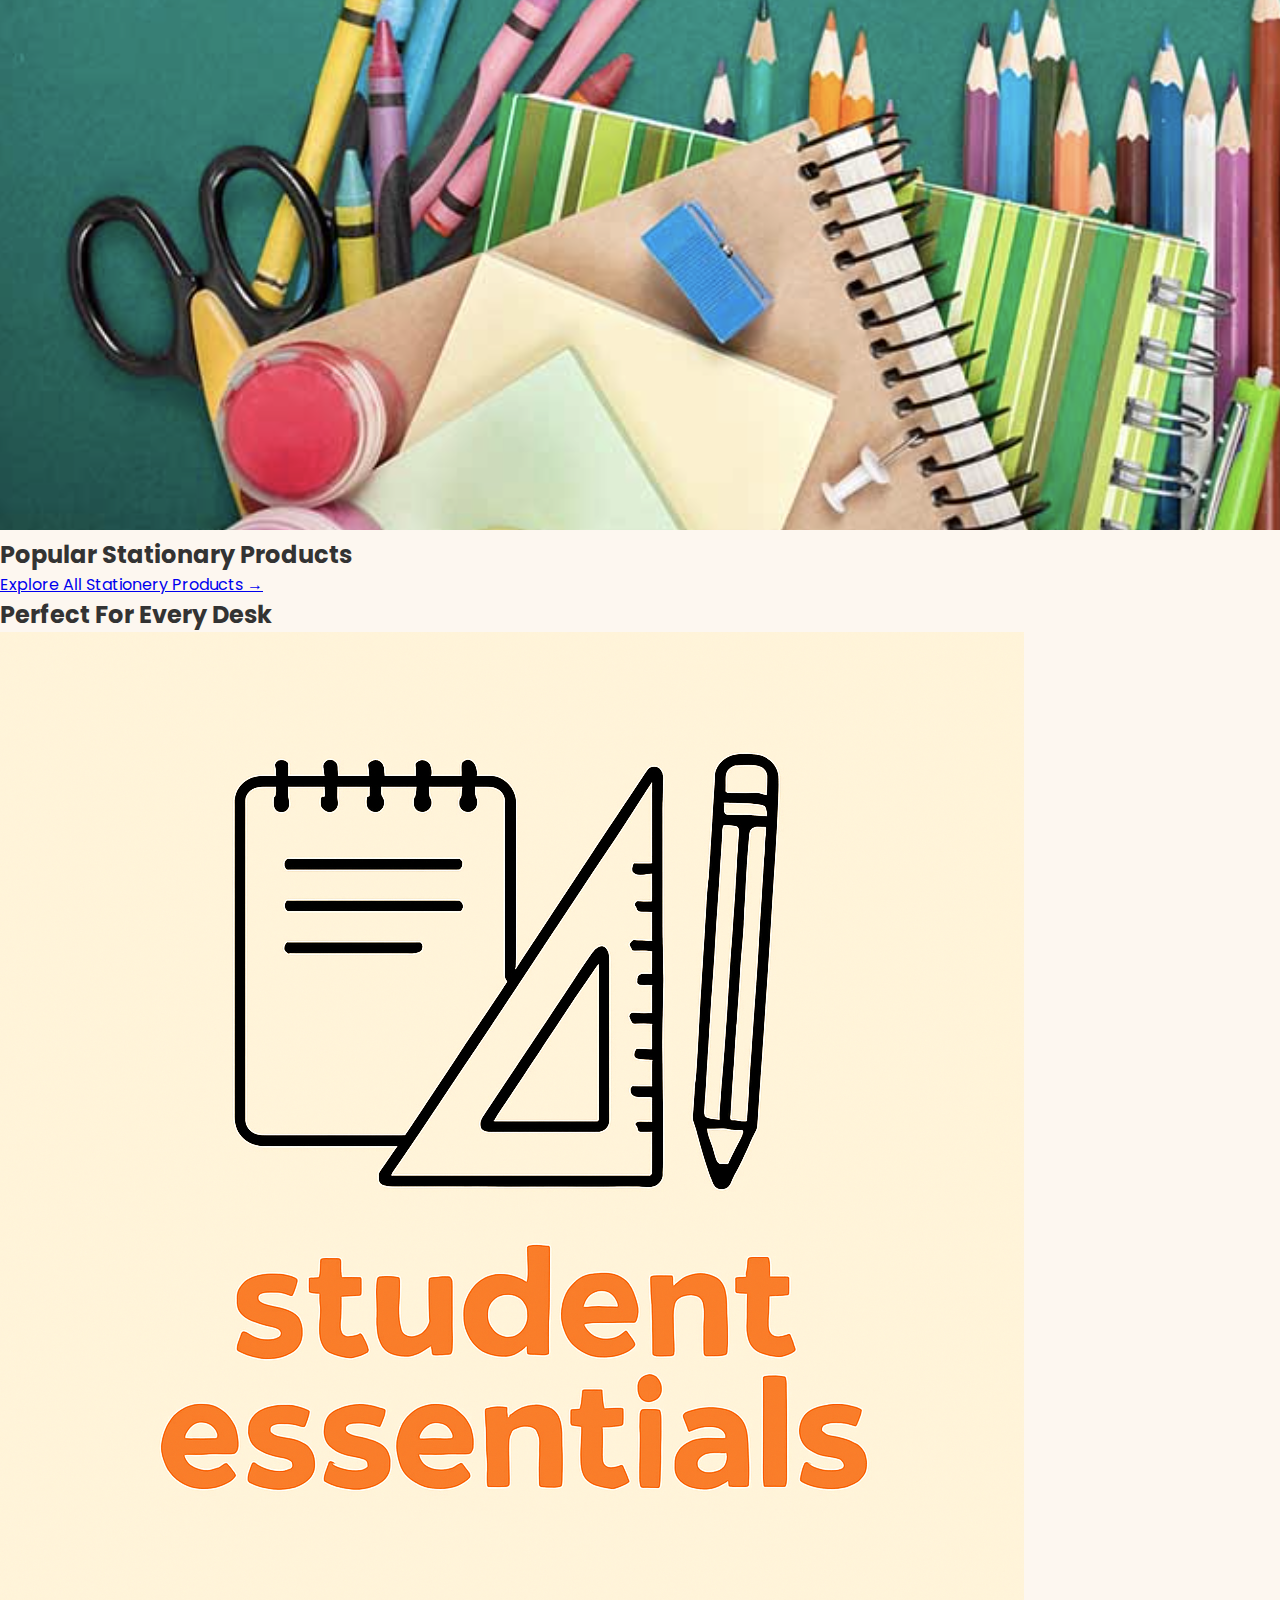
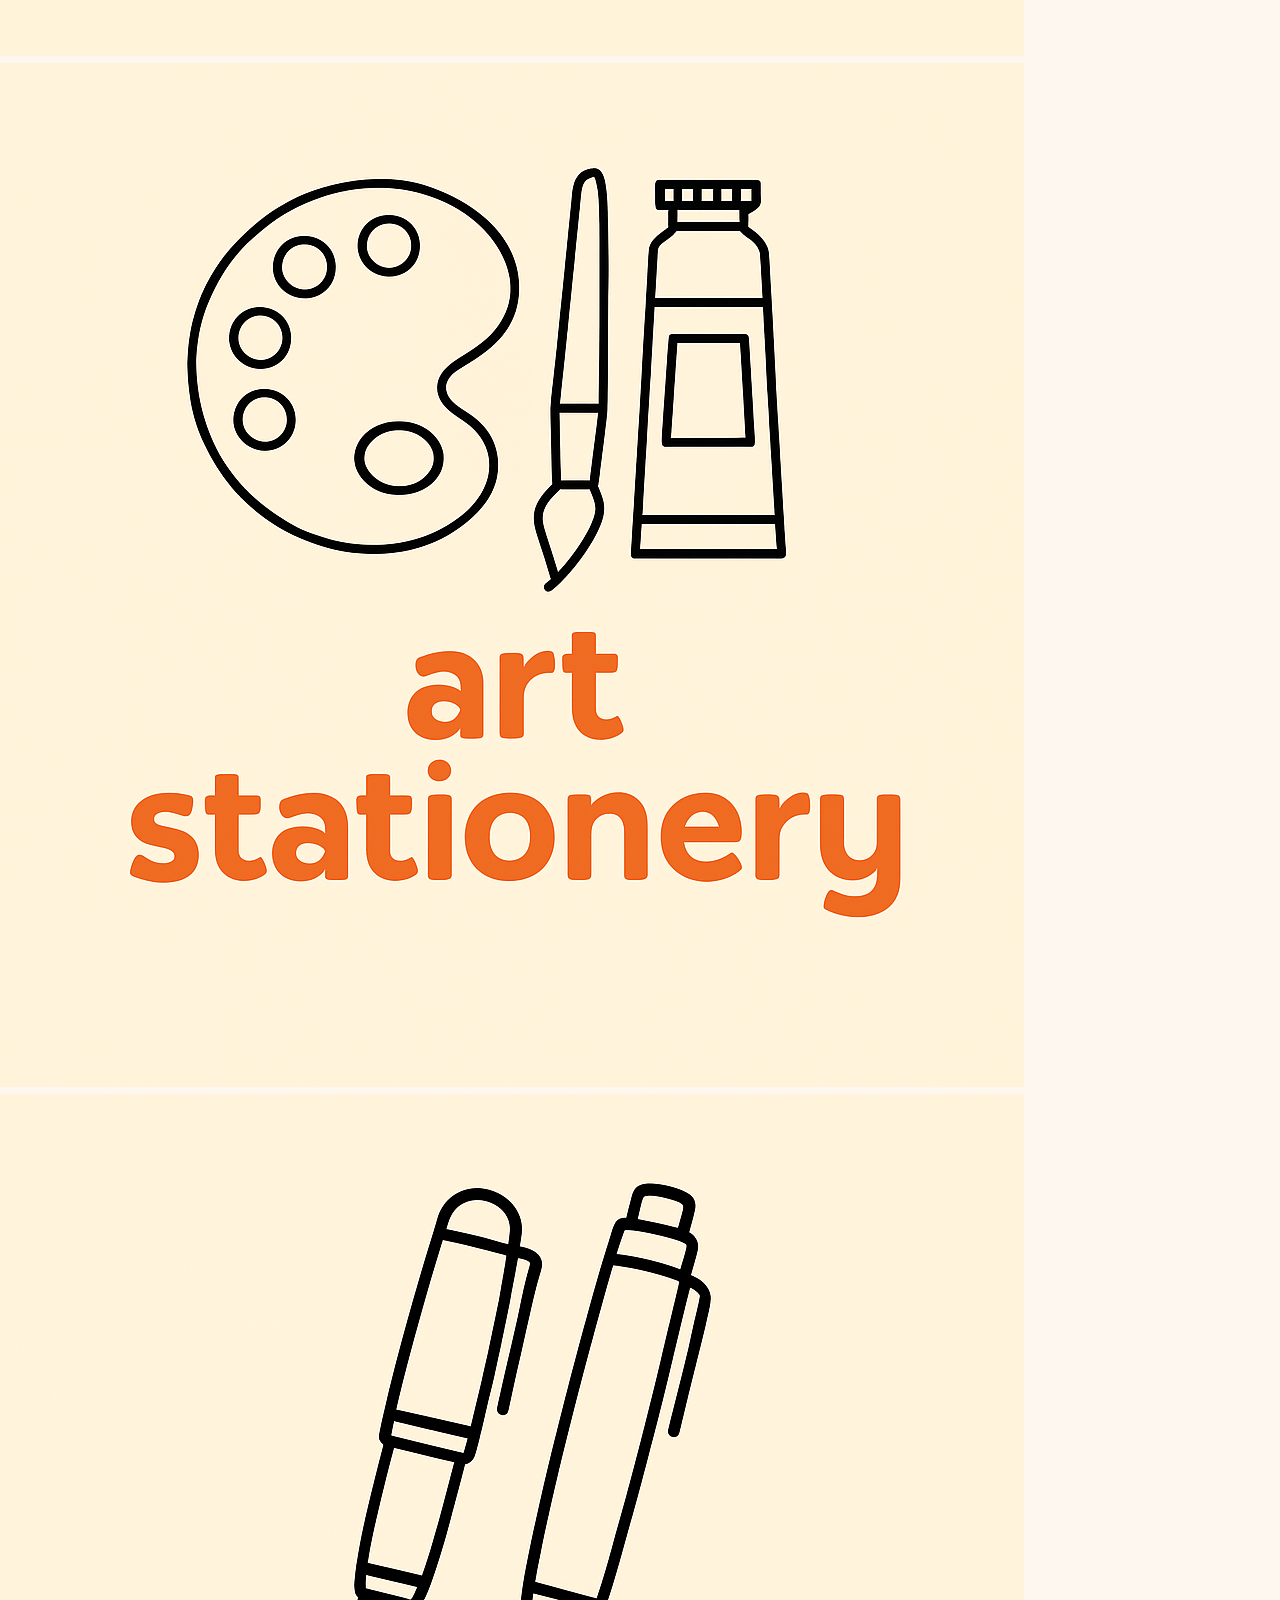
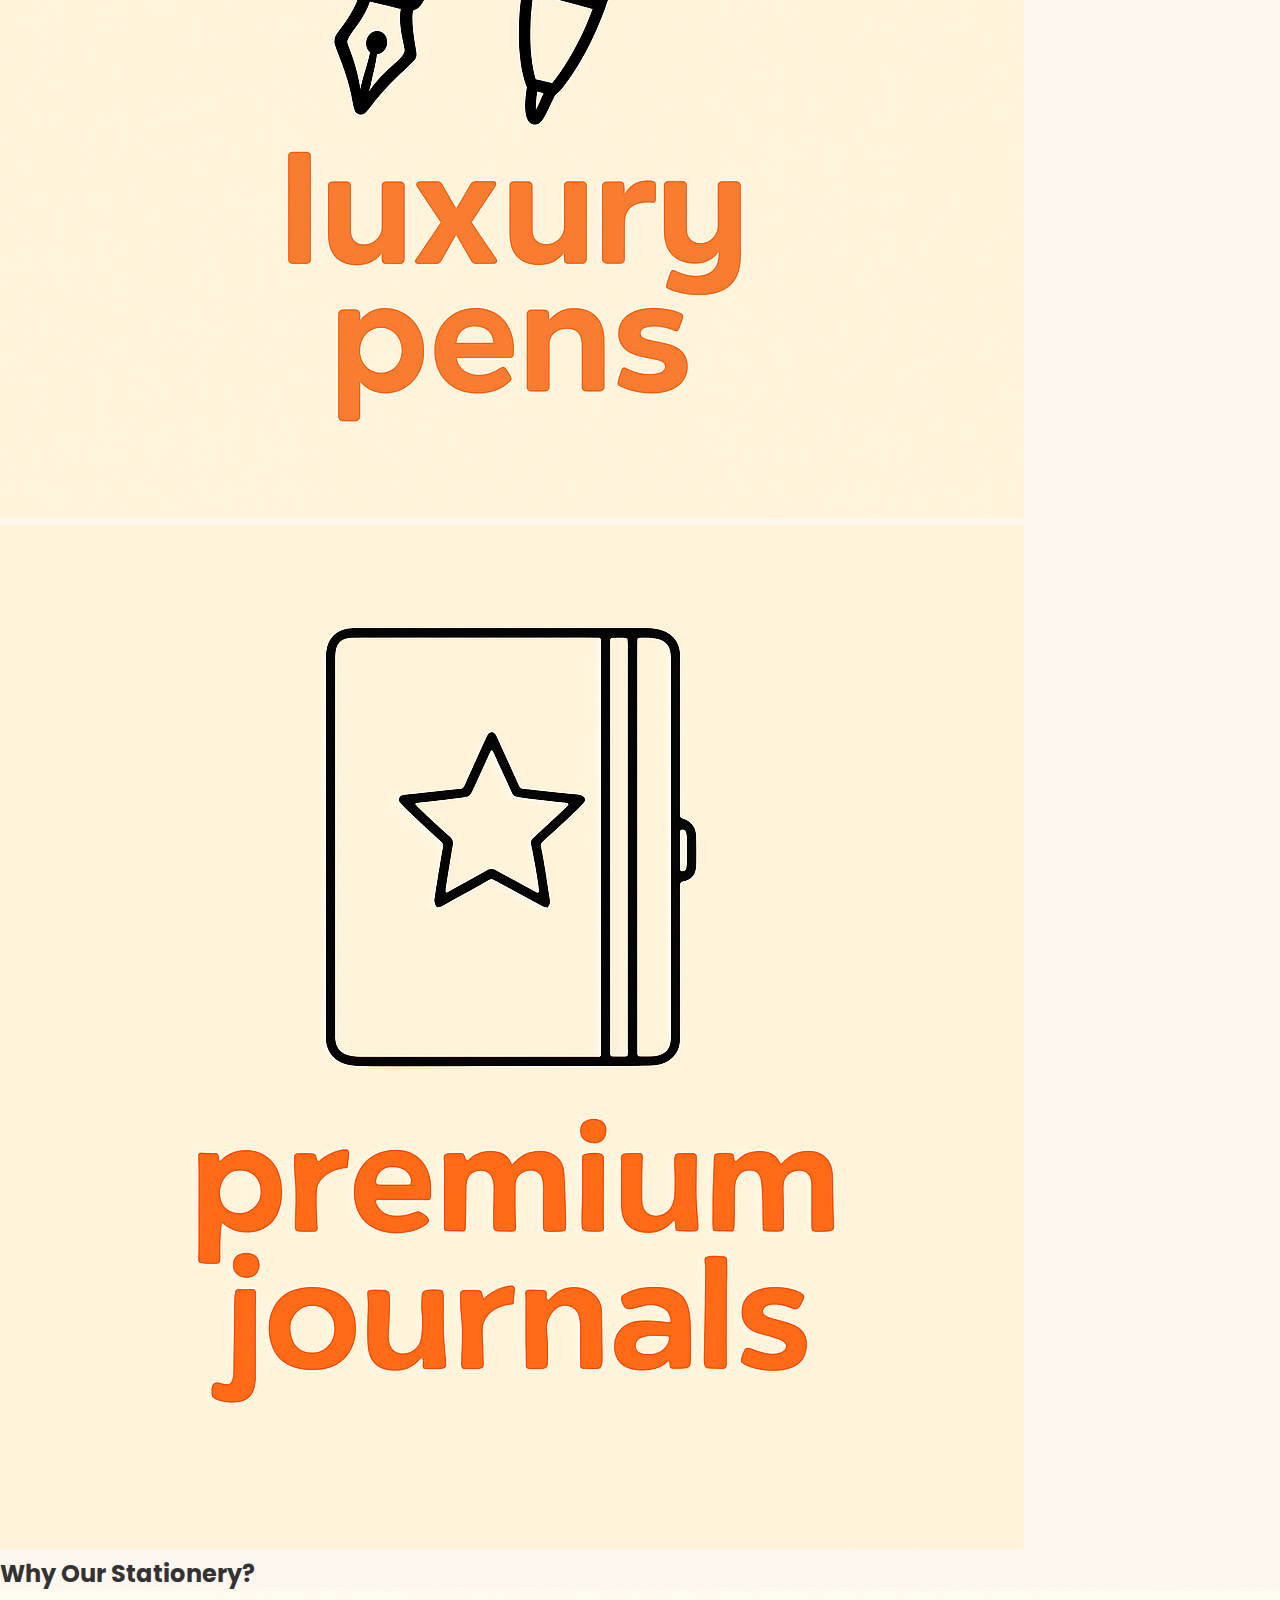
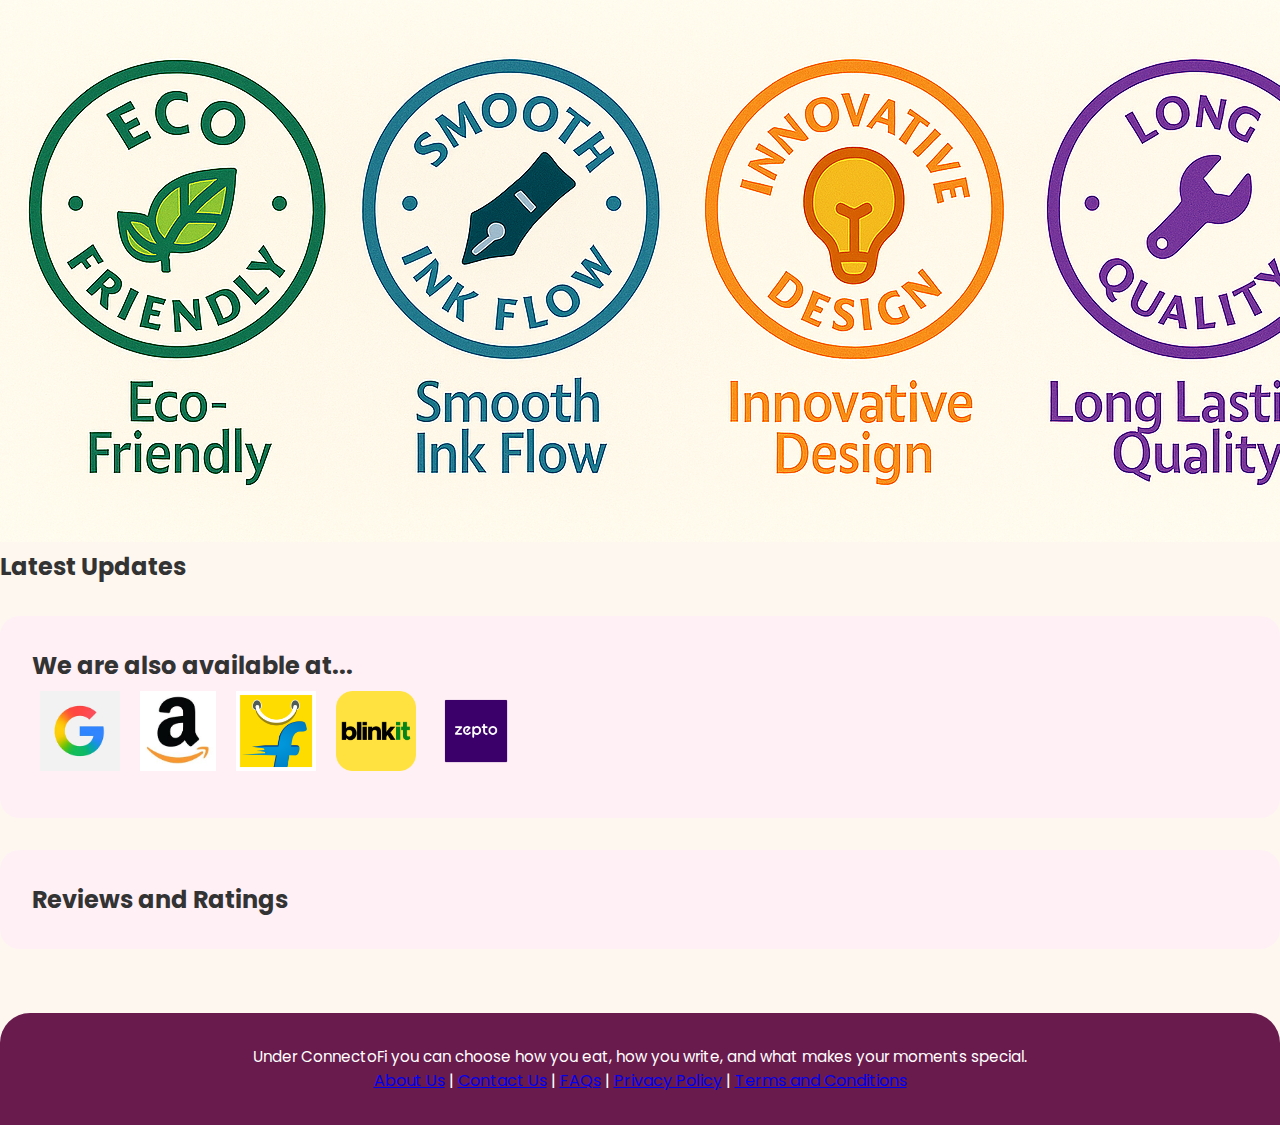
<file: tempcode/stationary.html>
<!DOCTYPE html>
<html lang="en">
  <head>
    <meta charset="UTF-8" />
    <meta name="viewport" content="width=device-width, initial-scale=1.0" />
    <title>Stationery | ConnectoFi</title>
    <link rel="stylesheet" href="./stationary.css" />
    <link
      href="https://fonts.googleapis.com/css2?family=Poppins:wght@400;600&display=swap"
      rel="stylesheet"
    />
  </head>
  <body>
    <!-- Header -->
    <header>
      <div class="logo">ConnectoFi</div>

      <div class="leftnav">
        <!-- Hamburger (only on mobile) -->
        <div class="hamburger" onclick="toggleMenu()">☰</div>

        <!-- Navigation -->
        <nav class="nav-links">
          <a href="about.html">About Us</a>
          <a href="index.html">Home</a>
          <a href="stationary.html">Stationery</a>
          <a href="food.html">Food</a>
          <a href="gifting.html" aria-current="page">Gifting</a>
        </nav>

        <!-- Social Media Dropdown -->
        <div class="social">
          <img src="./images/socialmedia.png" width="30" alt="Social" />
          <div class="dropdown">
            <a href="#">Instagram</a>
            <a href="#">Facebook</a>
            <a href="#">X (Twitter)</a>
          </div>
        </div>
      </div>
    </header>

    <!-- Banner -->
    <section class="banner-slider">
      <img
        src="./images/stationary-images/newbanners/banner1.webp"
        class="banner-img active"
        alt="Gift Box Banner"
      />
      <img
        src="./images/stationary-images/newbanners/banner2.webp"
        class="banner-img"
        alt="Celebration Banner"
      />
      <img
        src="./images/stationary-images/newbanners/banneer3.png"
        class="banner-img"
        alt="Festive Gifting Banner"
      />
      <div class="banner-progress">
        <div class="circle"><div class="fill"></div></div>
        <div class="circle"><div class="fill"></div></div>
        <div class="circle"><div class="fill"></div></div>
      </div>
    </section>

    <!-- Popular Products -->
    <section class="popular-products">
      <h2 class="section-title">Popular Stationary Products</h2>
      <div class="product-grid">
        <div class="explore-all-container">
          <a href="allstationary.html" class="explore-all-button"
            >Explore All Stationery Products →</a
          >
        </div>
      </div>
    </section>

    <!-- Occasion Ranges -->
    <section class="mind-blowing-ranges">
      <h2>Perfect For Every Desk</h2>
      <div class="ranges-cards">
        <div class="range-card">
          <img
            src="./images/stationary-images/ranges/studentessentials.png"
            alt="studentessentials"
          />
        </div>
        <div class="range-card">
          <img
            src="./images/stationary-images/ranges/artstationary.png"
            alt="artstationary"
          />
        </div>
        <div class="range-card">
          <img
            src="./images/stationary-images/ranges/luxiry pens.png"
            alt="luxiry pens"
          />
        </div>
        <div class="range-card">
          <img
            src="./images/stationary-images/ranges/premiumjournals.png"
            alt="premiumjournal"
          />
        </div>
      </div>
    </section>

    <!-- Why Choose Us -->
    <section class="likhpad-unique">
      <h2>Why Our Stationery?</h2>
      <div class="fixed-centered-image">
        <img
          src="./images/stationary-images/cropped-whatmakeslikhpadunique.png"
          alt="Stationery Highlights"
        />
      </div>
    </section>

    <!-- Updates -->
    <section class="updates">
      <h2>Latest Updates</h2>
      <div class="update-feed"></div>
    </section>

    <!-- Available At -->
    <section class="available-at">
      <h2>We are also available at...</h2>
      <div class="brands">
        <img
          src="./images/stationary-images/logos/googlelogo.jpeg"
          alt="Google"
        />
        <img
          src="./images/stationary-images/logos/amazonlogo.jpeg"
          alt="Amazon"
        />
        <img
          src="./images/stationary-images/logos/flipkartlogo.png"
          alt="Flipkart"
        />
        <img
          src="./images/stationary-images/logos/blinkitlogo.png"
          alt="Blinkit"
        />
        <img src="./images/stationary-images/logos/zeptologo.png" alt="Zepto" />
      </div>
    </section>

    <!-- Reviews -->
    <section class="reviews">
      <h2>Reviews and Ratings</h2>
      <div class="reviews-container"></div>
    </section>

    <!-- Footer -->
    <footer>
      <p>
        Under ConnectoFi you can choose how you eat, how you write, and what
        makes your moments special.
      </p>
      <div class="links">
        <a href="#">About Us</a> | <a href="#">Contact Us</a> |
        <a href="#">FAQs</a> | <a href="#">Privacy Policy</a> |
        <a href="#">Terms and Conditions</a>
      </div>
    </footer>

    <script type="module" src="stationary.js"></script>
    <!--Start of Tawk.to Script-->
    <script type="text/javascript">
      var Tawk_API = Tawk_API || {},
        Tawk_LoadStart = new Date();
      (function () {
        var s1 = document.createElement("script"),
          s0 = document.getElementsByTagName("script")[0];
        s1.async = true;
        s1.src = "https://embed.tawk.to/6888a2463c1ead192563f075/1j1arjp64";
        s1.charset = "UTF-8";
        s1.setAttribute("crossorigin", "*");
        s0.parentNode.insertBefore(s1, s0);
      })();
    </script>
    <!--End of Tawk.to Script-->
  </body>
</html>
</file>
<file: tempcode/home.css>
/* Reset & Base */
* {
  margin: 0;
  padding: 0;
  box-sizing: border-box;
}

body {
  font-family: "Poppins", sans-serif;
  background: #fff;
  color: #222;
  line-height: 1.6;
}

header {
  background: linear-gradient(90deg, #ff8a00, #e52e71);
  color: white;
  padding: 1rem 2rem;
  display: flex;
  justify-content: space-between;
  align-items: center;
  position: sticky;
  top: 0;
  z-index: 1000;
  box-shadow: 0 4px 12px rgba(0, 0, 0, 0.2);
}

.logo {
  font-size: 1.5rem;
  font-weight: 700;
  letter-spacing: 1px;
}

nav a {
  color: white;
  text-decoration: none;
  margin: 0 1rem;
  font-weight: 500;
  transition: opacity 0.2s;
}

nav a:hover {
  opacity: 0.85;
}

.social {
  position: relative;
  cursor: pointer;
}

.dropdown {
  display: none;
  position: absolute;
  top: 40px;
  right: 0;
  background: #fff;
  color: #333;
  border-radius: 10px;
  box-shadow: 0 10px 24px rgba(0, 0, 0, 0.15);
  padding: 1rem;
  animation: fadeSlideDown 0.3s ease forwards;
  min-width: 160px;
}

.dropdown a {
  display: block;
  padding: 0.5rem;
  color: #6a1b4d;
  text-decoration: none;
  font-weight: 500;
}

.dropdown a:hover {
  background: #e3f2fd;

  border-radius: 6px;
}

.social:hover .dropdown,
.dropdown:hover {
  display: block;
}

/* Hamburger icon */
.hamburger {
  font-size: 2rem;
  display: none;
  cursor: pointer;
  user-select: none;
  margin-right: 50px;
}
.leftnav {
  width: auto;
  /* padding-left: 30px; */
  display: flex;
  justify-content: space-between;
  align-items: center;
}

/* Responsive styles */
@media (max-width: 1024px) {
  nav.nav-links {
    position: absolute;
    top: 70px;
    right: 20px;
    background: white;
    border-radius: 10px;
    box-shadow: 0 10px 20px rgba(0, 0, 0, 0.2);
    padding: 1rem 1.5rem;
    display: none;
    flex-direction: column;
    gap: 1rem;
    z-index: 999;
  }

  nav.nav-links a {
    color: #6a1b4d;
    font-weight: 600;
  }

  header {
    flex-wrap: wrap;
  }

  .hamburger {
    display: block;
  }
}

/* Hero Section */
.hero {
  height: 100vh;
  background: url("./images/homehero.jpeg") center/cover no-repeat;
  position: relative;
}

.hero-overlay {
  position: absolute;
  inset: 0;
  background: rgba(0, 0, 0, 0.54);
  display: flex;
  justify-content: center;
  align-items: center;
  text-align: center;
}

.hero-content {
  color: rgb(250, 227, 23);
  max-width: 700px;
  padding: 2rem;
}

.hero-content h1 {
  font-size: 3rem;
  margin-bottom: 1rem;
}

.hero-content p {
  font-size: 1.2rem;
  margin-bottom: 2rem;
}

.cta-button {
  background: linear-gradient(90deg, #e52e71, #ff8a00);
  color: white;
  padding: 0.8rem 1.5rem;
  border-radius: 30px;
  text-decoration: none;
  font-weight: bold;
  transition: background 0.3s ease;
}

.cta-button:hover {
  background: #d11a56;
}

/* Highlight Section */
.highlight-section {
  background: #fff7ed;
  padding: 4rem 1rem;
  text-align: center;
}

.highlight-section h2 {
  font-size: 2.2rem;
  margin-bottom: 2rem;
  color: #ff6f00;
}

.highlight-cards {
  display: flex;
  justify-content: center;
  gap: 2rem;
  flex-wrap: wrap;
}

.highlight-card {
  width: 280px;
  background: white;
  border-radius: 12px;
  box-shadow: 0 4px 16px rgba(0, 0, 0, 0.08);
  padding: 1.5rem;
  transition: transform 0.3s;
}

.highlight-card:hover {
  transform: translateY(-5px);
}

.highlight-card img {
  width: 230px;
  margin-bottom: 1rem;
}

.highlight-card h3 {
  color: #e52e71;
  margin-bottom: 0.5rem;
}

/* Categories */
.categories {
  background: #f4f9ff;
  padding: 4rem 1rem;
  text-align: center;
}

.categories h2 {
  font-size: 2.2rem;
  margin-bottom: 2.5rem;
  color: #3366cc;
}

.category-grid {
  display: flex;
  flex-wrap: wrap;
  justify-content: center;
  gap: 2rem;
}

.category-card {
  width: 280px;
  background: white;
  border-radius: 12px;
  box-shadow: 0 4px 12px rgba(0, 0, 0, 0.08);
  padding: 1rem;
  text-align: center;
  transition: transform 0.3s;
}

.category-card:hover {
  transform: translateY(-6px);
}

.category-card img {
  width: 100%;
  height: 180px;
  object-fit: cover;
  border-radius: 10px;
  margin-bottom: 1rem;
}

.category-card h3 {
  margin-bottom: 0.5rem;
  color: #222;
}

.category-card p {
  font-size: 0.95rem;
  margin-bottom: 1rem;
}

.category-card a {
  text-decoration: none;
  background: #3366cc;
  color: white;
  padding: 0.5rem 1rem;
  border-radius: 20px;
  font-weight: 500;
  transition: background 0.3s;
}

.category-card a:hover {
  background: #274bb5;
}

/* Gallery Section */
.gallery {
  padding: 4rem 1rem;
  background: #fff0f6;
  text-align: center;
}

.gallery h2 {
  font-size: 2.2rem;
  margin-bottom: 2rem;
  color: #d63384;
}

.gallery-grid {
  display: grid;
  grid-template-columns: repeat(auto-fit, minmax(240px, 1fr));
  gap: 1.5rem;
  margin-top: 2rem;
}

.gallery-grid img {
  width: 100%;
  border-radius: 10px;
  object-fit: cover;
  box-shadow: 0 6px 16px rgba(0, 0, 0, 0.1);
}

/* Reviews */
.reviews {
  background: #e8f4ea;
  padding: 4rem 1rem;
  text-align: center;
}

.reviews h2 {
  font-size: 2.2rem;
  color: #43a047;
  margin-bottom: 2rem;
}
.reviews-container {
  display: flex;
  flex-wrap: wrap;
  justify-content: center;
  gap: 2rem;
  max-width: 1200px;
  margin: 0 auto;
  padding-top: 1rem;
}

.review-card {
  width: 280px;
  background: white;
  padding: 1.5rem;
  border-radius: 12px;
  box-shadow: 0 6px 14px rgba(0, 0, 0, 0.08);
  transition: transform 0.3s;
}

.review-card:hover {
  transform: translateY(-6px);
}

.review-card p {
  font-style: italic;
  margin-bottom: 1rem;
}

.review-card span {
  font-weight: bold;
  color: #555;
}

/* Footer */
footer {
  background: #1e1e2f;
  color: white;
  padding: 2rem 1rem;
  text-align: center;
  font-size: 0.9rem;
}

footer .links a {
  color: #fff;
  margin: 0 0.6rem;
  text-decoration: none;
}

footer .links a:hover {
  text-decoration: underline;
}

/* Mission & Values Section */
.mission-values {
  background: #fffef3;
  padding: 5rem 2rem;
  text-align: center;
}

.mission-values h2 {
  font-size: 2.5rem;
  color: #ff8a00;
  margin-bottom: 2rem;
}

.mission-values p {
  max-width: 800px;
  margin: 0 auto 3rem;
  font-size: 1.1rem;
  color: #333;
}

.values-list {
  display: flex;
  flex-wrap: wrap;
  justify-content: center;
  gap: 2rem;
}

.value-item {
  background: white;
  padding: 2rem;
  border-radius: 12px;
  width: 280px;
  box-shadow: 0 6px 16px rgba(0, 0, 0, 0.08);
  transition: transform 0.3s ease;
}

.value-item:hover {
  transform: translateY(-6px);
}

.value-item h3 {
  margin-bottom: 1rem;
  color: #e52e71;
  font-size: 1.3rem;
}

.value-item p {
  font-size: 0.95rem;
  color: #555;
}

/* Button Ripple Effect */
.ripple {
  position: absolute;
  width: 100px;
  height: 100px;
  background: rgba(255, 255, 255, 0.5);
  border-radius: 50%;
  transform: scale(0);
  animation: ripple-animation 0.6s linear;
  pointer-events: none;
  z-index: 2;
}

@keyframes ripple-animation {
  to {
    transform: scale(4);
    opacity: 0;
  }
}

.cta-button,
.category-card a {
  position: relative;
  overflow: hidden;
}

/* Responsive Home Page CSS */

/* Your existing styles (already provided) go here... */

/* NEW: Responsive Navbar Styles */
.menu-toggle {
  display: none;
  font-size: 1.8rem;
  color: white;
  cursor: pointer;
}

.dropdown-nav {
  display: none;
  flex-direction: column;
  background: #ff8a00;
  position: absolute;
  top: 70px;
  right: 20px;
  width: 200px;
  border-radius: 10px;
  overflow: hidden;
  box-shadow: 0 6px 12px rgba(0, 0, 0, 0.2);
  z-index: 999;
}

.dropdown-nav a {
  padding: 1rem;
  color: white;
  text-decoration: none;
  background: #e52e71;
  text-align: center;
  border-bottom: 1px solid rgba(255, 255, 255, 0.2);
}

.dropdown-nav a:hover {
  background: #c81d5a;
}

/* Responsive Media Queries */
@media (max-width: 768px) {
  nav.main-nav {
    display: none;
  }

  .menu-toggle {
    display: block;
  }

  .highlight-cards,
  .category-grid,
  .values-list,
  .reviews-container {
    flex-direction: column;
    align-items: center;
  }

  .highlight-card,
  .category-card,
  .value-item,
  .review-card {
    width: 90%;
  }

  .hero-content h1 {
    font-size: 2.2rem;
  }

  .hero-content p {
    font-size: 1rem;
  }

  .cta-button {
    padding: 0.6rem 1.2rem;
    font-size: 0.95rem;
  }
}

/* Optional Extra Responsiveness */
@media (max-width: 480px) {
  .hero-content h1 {
    font-size: 1.8rem;
  }

  .hero-content p {
    font-size: 0.9rem;
  }

  .logo {
    font-size: 1.4rem;
  }
}

/* Base (hidden) */
.dropdown-nav {
  display: none;
  flex-direction: column;
  background: #fff;
  padding: 10px;
  position: absolute;
  top: 60px;
  right: 10px;
  border-radius: 8px;
  box-shadow: 0 0 10px rgba(0, 0, 0, 0.1);
  z-index: 100;
}

/* Show when toggled */
.dropdown-nav.show-nav {
  display: flex;
}
</file>
<file: tempcode/food.css>
/* Premium Gifting Theme CSS */

/* Reset & Base */
* {
  box-sizing: border-box;
  margin: 0;
  padding: 0;
}

body {
  font-family: "Poppins", sans-serif;
  background: #fff8e1;
  color: #e65100;
  line-height: 1.6;
  scroll-behavior: smooth;
}

/* Header */
header {
  background: linear-gradient(90deg, #ff9800, #ff5722);
  color: white;
  padding: 1rem 2rem;
  display: flex;
  justify-content: space-between;
  align-items: center;
  position: sticky;
  top: 0;
  z-index: 1000;
  box-shadow: 0 4px 12px rgba(0, 0, 0, 0.2);
}

.logo {
  font-size: 1.5rem;
  font-weight: 700;
  letter-spacing: 1px;
}

nav a {
  color: white;
  text-decoration: none;
  margin: 0 1rem;
  font-weight: 500;
  transition: opacity 0.2s;
}

nav a:hover {
  opacity: 0.85;
}

.social {
  position: relative;
  cursor: pointer;
}

.dropdown {
  display: none;
  position: absolute;
  top: 40px;
  right: 0;
  background: #ffffff;
  color: #333;
  border-radius: 10px;
  box-shadow: 0 10px 24px rgba(0, 0, 0, 0.15);
  padding: 1rem;
  animation: fadeSlideDown 0.3s ease forwards;
  min-width: 160px;
}

.dropdown a {
  display: block;
  padding: 0.5rem;
  color: #6a1b4d;
  text-decoration: none;
  font-weight: 500;
}

.dropdown a:hover {
  background: #fff3e0;
  border-radius: 6px;
}

.social:hover .dropdown,
.dropdown:hover {
  display: block;
}

/* Hamburger icon */
.hamburger {
  font-size: 2rem;
  display: none;
  cursor: pointer;
  user-select: none;
  margin-right: 50px;
}
.leftnav {
  width: auto;
  /* padding-left: 30px; */
  display: flex;
  justify-content: space-between;
  align-items: center;
}

/* Responsive styles */
@media (max-width: 1024px) {
  nav.nav-links {
    position: absolute;
    top: 70px;
    right: 20px;
    background: white;
    border-radius: 10px;
    box-shadow: 0 10px 20px rgba(0, 0, 0, 0.2);
    padding: 1rem 1.5rem;
    display: none;
    flex-direction: column;
    gap: 1rem;
    z-index: 999;
  }

  nav.nav-links a {
    color: #6a1b4d;
    font-weight: 600;
  }

  header {
    flex-wrap: wrap;
  }

  .hamburger {
    display: block;
  }
}

/* Show menu when active */
nav.nav-links.show {
  display: flex;
}

/* Banner */
.banner-slider {
  height: 500px;
  position: relative;
  overflow: hidden;
}

.banner-img {
  position: absolute;
  width: 100%;
  height: 100%;
  object-fit: cover;
  opacity: 0;
  transition: opacity 1s ease;
}

.banner-img.active {
  opacity: 1;
  z-index: 1;
}

.banner-progress {
  position: absolute;
  bottom: 20px;
  left: 50%;
  transform: translateX(-50%);
  display: flex;
  gap: 12px;
  z-index: 10;
}

.circle {
  width: 16px;
  height: 16px;
  border-radius: 50%;
  border: 2px solid #f9a825; /* golden yellow border */
  background-color: #fffde7; /* soft lemon background */
  position: relative;
  overflow: hidden;
  box-shadow: 0 0 4px rgba(255, 193, 7, 0.5); /* warm yellow glow */
  cursor: pointer;
}

.fill {
  position: absolute;
  top: 0;
  left: 0;
  height: 100%;
  width: 0%;
  background: #f57f17; /* rich saffron orange fill */
  transition: width 5s linear;
}

/* Section Titles */
h2,
.section-title {
  font-size: 2.4rem;
  text-align: center;
  margin: 3rem 0 2rem;
  color: #e65100;
}

/* Product Grid */
.popular-products {
  padding: 2rem 1rem;
  background: #fff8e1;
  border-radius: 16px;
  margin: 0 10px;
}

.product-grid {
  display: flex;
  flex-wrap: wrap;
  justify-content: center;
  gap: 2rem;
}

.card {
  width: 300px;
  border-radius: 20px;
  overflow: hidden;
  background: white;
  box-shadow: 0 8px 24px rgba(0, 0, 0, 0.1);
  transition: transform 0.3s ease;
}

.card:hover {
  transform: scale(1.03);
}

.card-image {
  height: 220px;
  position: relative;
  overflow: hidden;
}

.card-image img {
  width: 100%;
  height: 100%;
  object-fit: cover;
  transition: transform 0.5s;
}

.card-image:hover img {
  transform: scale(1.08);
}

.big-details {
  position: absolute;
  inset: 0;
  background: rgba(255, 255, 255, 0.96);
  opacity: 0;
  display: flex;
  flex-direction: column;
  justify-content: center;
  padding: 1rem;
  transition: opacity 0.3s;
}

.card-image:hover .big-details {
  opacity: 1;
}

.price-tag {
  font-size: 1.3rem;
  font-weight: bold;
  color: #2e7d32;
  margin-bottom: 0.5rem;
}

.features-list {
  list-style: none;
  padding: 0;
}

.features-list li {
  display: flex;
  align-items: center;
  margin-bottom: 0.4rem;
  font-size: 0.95rem;
}

.checkmark {
  color: #388e3c;
  margin-right: 0.5rem;
}

.card-title {
  text-align: center;
  padding: 1rem;
  background: #fff3e0;
}

.product-name {
  font-weight: 600;
  margin-bottom: 0.6rem;
}

.buy-button {
  background: linear-gradient(90deg, #ff9800, #ff5722);

  color: white;
  padding: 8px 20px;
  font-size: 0.9rem;
  border: none;
  border-radius: 6px;
  cursor: pointer;
  font-weight: bold;
  transition: transform 0.3s, background 0.3s;
}

.buy-button:hover {
  background: #e65100;

  transform: scale(1.05);
}

/* Explore All Button */
.explore-all-container {
  text-align: center;
  margin-top: 2rem;
}

.explore-all-button {
  display: inline-block;
  background: linear-gradient(90deg, #ff9800, #ff5722);

  color: white;
  padding: 10px 24px;
  border-radius: 30px;
  text-decoration: none;
  font-weight: 600;
  font-size: 1rem;
  box-shadow: 0 4px 12px rgba(255, 152, 0, 0.3);

  transition: background 0.3s ease, transform 0.3s ease;
}

.explore-all-button:hover {
  background: #e65100;

  transform: scale(1.07);
}

/* RESPONSIVE DESIGN */

/* Tablets (portrait) */
@media (max-width: 1024px) {
  .product-grid {
    flex-direction: row;
    align-items: center;
  }

  .card {
    width: 40%;
  }

  .card-image {
    height: auto;
  }

  .big-details {
    opacity: 1 !important;
    position: relative;
    background: #fff8e1;
    padding: 1rem;
    display: flex;
    flex-direction: column;
    justify-content: flex-start;
    min-height: 160px;
  }

  .card-image:hover .big-details {
    opacity: 1;
  }

  .section-title {
    font-size: 2rem;
    margin: 2rem 0;
  }

  .buy-button {
    font-size: 0.85rem;
    padding: 8px 16px;
  }

  .features-list li {
    font-size: 0.9rem;
  }

  .card-title {
    padding: 0.8rem;
  }
}

/* Mobiles & small tablets */
@media (max-width: 768px) {
  .product-grid {
    flex-direction: column;
    align-items: center;
  }

  .card {
    width: 90%;
  }

  .card-image {
    height: auto;
  }

  .big-details {
    opacity: 1 !important;
    position: relative;
    background: #fff8e1;
    padding: 1rem;
    display: flex;
    flex-direction: column;
    justify-content: flex-start;
    min-height: 160px;
  }

  .card-image:hover .big-details {
    opacity: 1;
  }

  .section-title {
    font-size: 2rem;
    margin: 2rem 0;
  }

  .buy-button {
    font-size: 0.85rem;
    padding: 8px 16px;
  }

  .features-list li {
    font-size: 0.9rem;
  }

  .card-title {
    padding: 0.8rem;
  }
}

/* Ranges Section */
.mind-blowing-ranges {
  background: #fff3e0;
  padding: 3rem 1rem;
}

.ranges-cards {
  display: flex;
  flex-wrap: wrap;
  justify-content: center;
  gap: 2rem;
  margin-top: 2rem;
}

.range-card {
  width: 250px;
  height: 250px;
  border-radius: 16px;
  overflow: hidden;
  box-shadow: 0 6px 18px rgba(0, 0, 0, 0.08);
}

.range-card img {
  width: 100%;
  height: 100%;
  object-fit: cover;
}

/* Unique Section */
.likhpad-unique {
  background: #fffde7;
  padding: 2rem 1rem;
  text-align: center;
}

.fixed-centered-image img {
  max-width: 1000px;
  width: 95%;
  border-radius: 8px;
  box-shadow: 0 4px 12px rgba(0, 0, 0, 0.1);
}

/* Updates */
.updates {
  background: #fff3e0;
  padding: 3rem 1rem;
  text-align: center;
}

.update-feed {
  display: flex;
  flex-wrap: wrap;
  gap: 2rem;
  justify-content: center;
  margin-top: 2rem;
}

.post {
  width: 280px;
  background: white;
  border-radius: 12px;
  padding: 1rem;
  box-shadow: 0 6px 14px rgba(0, 0, 0, 0.08);
  transition: transform 0.3s;
}

.post:hover {
  transform: translateY(-5px);
}

.post img {
  width: 100%;
  border-radius: 10px;
  margin-top: 0.6rem;
}

/* Available At */
.available-at {
  text-align: center;
  padding: 2rem 1rem;
}

.available-at .brands {
  display: flex;
  justify-content: center;
  flex-wrap: wrap;
  gap: 1.5rem;
  margin-top: 1rem;
}

.available-at img {
  width: 70px;
}

/* Reviews */
.reviews {
  background: #fffde7;
  padding: 3rem 1rem;
}

.reviews-container {
  display: flex;
  justify-content: center;
  flex-wrap: wrap;
  gap: 2rem;
  margin-top: 2rem;
}

.review-card {
  width: 280px;
  background: white;
  border-radius: 12px;
  padding: 1.5rem;
  box-shadow: 0 6px 12px rgba(0, 0, 0, 0.08);
  transition: transform 0.3s;
}

.review-card:hover {
  transform: translateY(-5px);
}

.platform-name {
  font-weight: bold;
  font-size: 1.1rem;
  color: #ef6c00;
}

.stars {
  color: #ffca28;
  font-size: 1.3rem;
  margin: 0.3rem 0;
}

.review-text {
  font-style: italic;
  color: #555;
}

/* Footer */
footer {
  background: #ef6c00;
  color: white;
  padding: 2rem;
  text-align: center;
  font-size: 0.9rem;
}

footer .links a {
  color: white;
  margin: 0 10px;
  text-decoration: none;
}

/* Animation */
@keyframes fadeSlideDown {
  0% {
    opacity: 0;
    transform: translateY(-10px);
  }
  100% {
    opacity: 1;
    transform: translateY(0);
  }
}

/* TABLETS */
@media (min-width: 481px) and (max-width: 768px) {
  .card {
    width: 80%;
    max-width: 360px;
  }

  .card-image {
    height: auto;
    position: relative;
  }

  .big-details {
    opacity: 1 !important;
    position: relative;
    background: rgba(255, 255, 255, 0.95);
    padding: 1rem;
    display: flex;
    flex-direction: column;
    justify-content: center;
    max-height: 220px;
    overflow-y: auto;
  }

  .features-list {
    max-height: 100px;
    overflow-y: auto;
  }
}

/* MOBILES */
@media (max-width: 480px) {
  .card {
    width: 95%;
    max-width: 340px;
  }

  .card-image {
    height: auto;
    position: relative;
  }

  .big-details {
    opacity: 1 !important;
    position: relative;
    background: rgba(255, 255, 255, 0.95);
    padding: 0.8rem;
    display: flex;
    flex-direction: column;
    justify-content: center;
    max-height: 200px;
    overflow-y: auto;
  }

  .features-list {
    max-height: 90px;
    overflow-y: auto;
  }

  .features-list li {
    font-size: 0.9rem;
  }

  .price-tag {
    font-size: 1.1rem;
  }
}
</file>
<file: tempcode/gifting.css>
/* Premium Gifting Theme CSS */

/* Reset & Base */
* {
  box-sizing: border-box;
  margin: 0;
  padding: 0;
}

body {
  font-family: "Poppins", sans-serif;
  background: #fdf7f0;
  color: #1c1c1c;
  line-height: 1.6;
  scroll-behavior: smooth;
}

/* Header */
header {
  background: linear-gradient(90deg, #6a1b4d, #d81b60);
  color: white;
  padding: 1rem 2rem;
  display: flex;
  justify-content: space-between;
  align-items: center;
  position: sticky;
  top: 0;
  z-index: 1000;
  box-shadow: 0 4px 12px rgba(0, 0, 0, 0.2);
}

.logo {
  font-size: 2rem;
  font-weight: 700;
  letter-spacing: 1px;
}

nav a {
  color: white;
  text-decoration: none;
  margin: 0 1rem;
  font-weight: 500;
  transition: opacity 0.2s;
}

nav a:hover {
  opacity: 0.85;
}

.social {
  position: relative;
  cursor: pointer;
}

.dropdown {
  display: none;
  position: absolute;
  top: 40px;
  right: 0;
  background: #fff;
  color: #333;
  border-radius: 10px;
  box-shadow: 0 10px 24px rgba(0, 0, 0, 0.15);
  padding: 1rem;
  animation: fadeSlideDown 0.3s ease forwards;
  min-width: 160px;
}

.dropdown a {
  display: block;
  padding: 0.5rem;
  color: #6a1b4d;
  text-decoration: none;
  font-weight: 500;
}

.dropdown a:hover {
  background: #fce4ec;
  border-radius: 6px;
}

.social:hover .dropdown,
.dropdown:hover {
  display: block;
}

/* Hamburger icon */
.hamburger {
  font-size: 2rem;
  display: none;
  cursor: pointer;
  user-select: none;
}

/* Responsive styles */
@media (max-width: 1024px) {
  nav.nav-links {
    position: absolute;
    top: 70px;
    right: 20px;
    background: white;
    border-radius: 10px;
    box-shadow: 0 10px 20px rgba(0, 0, 0, 0.2);
    padding: 1rem 1.5rem;
    display: none;
    flex-direction: column;
    gap: 1rem;
    z-index: 999;
  }

  nav.nav-links a {
    color: #6a1b4d;
    font-weight: 600;
  }

  header {
    flex-wrap: wrap;
  }

  .hamburger {
    display: block;
  }
}

/* Show menu when active */
nav.nav-links.show {
  display: flex;
}

/* Banner */
.banner-slider {
  height: 500px;
  position: relative;
  overflow: hidden;
}

.banner-img {
  position: absolute;
  width: 100%;
  height: 100%;
  object-fit: cover;
  opacity: 0;
  transition: opacity 1s ease;
}

.banner-img.active {
  opacity: 1;
  z-index: 1;
}

.banner-progress {
  position: absolute;
  bottom: 20px;
  left: 50%;
  transform: translateX(-50%);
  display: flex;
  gap: 12px;
  z-index: 10;
}

.circle {
  width: 16px;
  height: 16px;
  border-radius: 50%;
  border: 2px solid #b71c1c; /* Deep pink border */
  background-color: #fce4ec; /* Soft pink fill */
  position: relative;
  overflow: hidden;
  box-shadow: 0 0 4px rgba(183, 28, 28, 0.5);
}

.fill {
  position: absolute;
  top: 0;
  left: 0;
  height: 100%;
  width: 0%;
  background: brown; /* Gold fill */
  transition: width 5s linear;
}
/* Section Titles */
h2,
.section-title {
  font-size: 2.4rem;
  text-align: center;
  margin: 3rem 0 2rem;
  color: #b71c1c;
}

/* Product Grid */
.popular-products {
  padding: 2rem 1rem;
  background: #fffaf6;
  border-radius: 16px;
  margin: 0 10px;
}

.product-grid {
  display: flex;
  flex-wrap: wrap;
  justify-content: center;
  gap: 2rem;
}

.card {
  width: 300px;
  border-radius: 20px;
  overflow: hidden;
  background: white;
  box-shadow: 0 8px 24px rgba(0, 0, 0, 0.1);
  transition: transform 0.3s ease;
}

.card:hover {
  transform: scale(1.03);
}

.card-image {
  height: 220px;
  position: relative;
  overflow: hidden;
}

.card-image img {
  width: 100%;
  height: 100%;
  object-fit: cover;
  transition: transform 0.5s;
}

.card-image:hover img {
  transform: scale(1.08);
}

.big-details {
  position: absolute;
  inset: 0;
  background: rgba(255, 255, 255, 0.96);
  opacity: 0;
  display: flex;
  flex-direction: column;
  justify-content: center;
  padding: 1rem;
  transition: opacity 0.3s;
}

.card-image:hover .big-details {
  opacity: 1;
}

.price-tag {
  font-size: 1.3rem;
  font-weight: bold;
  color: #d4af37;
  margin-bottom: 0.5rem;
}

.features-list {
  list-style: none;
  padding: 0;
}

.features-list li {
  display: flex;
  align-items: center;
  margin-bottom: 0.4rem;
  font-size: 0.95rem;
}

.checkmark {
  color: #388e3c;
  margin-right: 0.5rem;
}

.card-title {
  text-align: center;
  padding: 1rem;
  background: #fce4ec;
}

.product-name {
  font-weight: 600;
  margin-bottom: 0.6rem;
}

.buy-button {
  background: linear-gradient(90deg, #f50057, #c2185b);
  color: white;
  padding: 8px 20px;
  font-size: 0.9rem;
  border: none;
  border-radius: 6px;
  cursor: pointer;
  font-weight: bold;
  transition: transform 0.3s, background 0.3s;
}

.buy-button:hover {
  background: #ad1457;
  transform: scale(1.05);
}

/* Explore All Button */
.explore-all-container {
  text-align: center;
  margin-top: 2rem;
}

.explore-all-button {
  display: inline-block;
  background: linear-gradient(90deg, #f50057, #c2185b);
  color: white;
  padding: 10px 24px;
  border-radius: 30px;
  text-decoration: none;
  font-weight: 600;
  font-size: 1rem;
  box-shadow: 0 4px 12px rgba(245, 0, 87, 0.3);
  transition: background 0.3s ease, transform 0.3s ease;
}

.explore-all-button:hover {
  background: #ad1457;
  transform: scale(1.07);
}

/* RESPONSIVE DESIGN */

/* Tablets (portrait) */
@media (max-width: 1024px) {
  .card {
    width: 45%;
  }
}

/* Mobiles & small tablets */
@media (max-width: 768px) {
  .product-grid {
    flex-direction: column;
    align-items: center;
  }

  .card {
    width: 90%;
  }

  .card-image {
    height: auto;
  }

  .big-details {
    opacity: 1 !important;
    position: relative;
    background: #fffdfc;
    padding: 1rem;
    display: flex;
    flex-direction: column;
    justify-content: flex-start;
    min-height: 160px;
  }

  .card-image:hover .big-details {
    opacity: 1;
  }

  .section-title {
    font-size: 2rem;
    margin: 2rem 0;
  }

  .buy-button {
    font-size: 0.85rem;
    padding: 8px 16px;
  }

  .features-list li {
    font-size: 0.9rem;
  }

  .card-title {
    padding: 0.8rem;
  }
}

/* Ranges Section */
.mind-blowing-ranges {
  background: #fff2f4;
  padding: 3rem 1rem;
}

.ranges-cards {
  display: flex;
  flex-wrap: wrap;
  justify-content: center;
  gap: 2rem;
  margin-top: 2rem;
}

.range-card {
  width: 250px;
  height: 250px;
  border-radius: 16px;
  overflow: hidden;
  box-shadow: 0 6px 18px rgba(0, 0, 0, 0.08);
}

.range-card img {
  width: 100%;
  height: 100%;
  object-fit: cover;
}

/* Unique Section */
.likhpad-unique {
  background: #fff6f8;
  padding: 2rem 1rem;
  text-align: center;
}

.fixed-centered-image img {
  max-width: 1000px;
  width: 95%;
  border-radius: 8px;
  box-shadow: 0 4px 12px rgba(0, 0, 0, 0.1);
}

/* Updates */
.updates {
  background: #fff0f3;
  padding: 3rem 1rem;
  text-align: center;
}

.update-feed {
  display: flex;
  flex-wrap: wrap;
  gap: 2rem;
  justify-content: center;
  margin-top: 2rem;
}

.post {
  width: 280px;
  background: white;
  border-radius: 12px;
  padding: 1rem;
  box-shadow: 0 6px 14px rgba(0, 0, 0, 0.08);
  transition: transform 0.3s;
}

.post:hover {
  transform: translateY(-5px);
}

.post img {
  width: 100%;
  border-radius: 10px;
  margin-top: 0.6rem;
}

/* Available At */
.available-at {
  text-align: center;
  padding: 2rem 1rem;
}

.available-at .brands {
  display: flex;
  justify-content: center;
  flex-wrap: wrap;
  gap: 1.5rem;
  margin-top: 1rem;
}

.available-at img {
  width: 70px;
}

/* Reviews */
.reviews {
  background: #fff5f9;
  padding: 3rem 1rem;
}

.reviews-container {
  display: flex;
  justify-content: center;
  flex-wrap: wrap;
  gap: 2rem;
  margin-top: 2rem;
}

.review-card {
  width: 280px;
  background: white;
  border-radius: 12px;
  padding: 1.5rem;
  box-shadow: 0 6px 12px rgba(0, 0, 0, 0.08);
  transition: transform 0.3s;
}

.review-card:hover {
  transform: translateY(-5px);
}

.platform-name {
  font-weight: bold;
  font-size: 1.1rem;
  color: #ad1457;
}

.stars {
  color: #ffca28;
  font-size: 1.3rem;
  margin: 0.3rem 0;
}

.review-text {
  font-style: italic;
  color: #555;
}

/* Footer */
footer {
  background: #4a2c44;
  color: white;
  padding: 2rem;
  text-align: center;
  font-size: 0.9rem;
}

footer .links a {
  color: white;
  margin: 0 10px;
  text-decoration: none;
}

/* Animation */
@keyframes fadeSlideDown {
  0% {
    opacity: 0;
    transform: translateY(-10px);
  }
  100% {
    opacity: 1;
    transform: translateY(0);
  }
}

/* TABLETS */
@media (min-width: 481px) and (max-width: 768px) {
  .card {
    width: 80%;
    max-width: 360px;
  }

  .card-image {
    height: auto;
    position: relative;
  }

  .big-details {
    opacity: 1 !important;
    position: relative;
    background: rgba(255, 255, 255, 0.95);
    padding: 1rem;
    display: flex;
    flex-direction: column;
    justify-content: center;
    max-height: 220px;
    overflow-y: auto;
  }

  .features-list {
    max-height: 100px;
    overflow-y: auto;
  }
}

/* MOBILES */
@media (max-width: 480px) {
  .card {
    width: 95%;
    max-width: 340px;
  }

  .card-image {
    height: auto;
    position: relative;
  }

  .big-details {
    opacity: 1 !important;
    position: relative;
    background: rgba(255, 255, 255, 0.95);
    padding: 0.8rem;
    display: flex;
    flex-direction: column;
    justify-content: center;
    max-height: 200px;
    overflow-y: auto;
  }

  .features-list {
    max-height: 90px;
    overflow-y: auto;
  }

  .features-list li {
    font-size: 0.9rem;
  }

  .price-tag {
    font-size: 1.1rem;
  }
}
</file>
<file: tempcode/stationary.css>
/* Stationery Page CSS (Fully Matched with Gifting.css Style) */

/* RESET */
* {
  margin: 0;
  padding: 0;
  box-sizing: border-box;
}

body {
  font-family: "Poppins", sans-serif;
  background-color: #fdf7f0;
  color: #333;
  scroll-behavior: smooth;
}

/* HEADER */
header {
  display: flex;
  justify-content: space-between;
  align-items: center;
  background: linear-gradient(90deg, #6a1b4d, #d81b60);
  color: white;
  padding: 1rem 2rem;
  position: sticky;
  top: 0;
  z-index: 999;
  box-shadow: 0 4px 10px rgba(0, 0, 0, 0.15);
}

.logo {
  font-size: 2rem;
  font-weight: bold;
}

nav.nav-links {
  display: flex;
  gap: 1.5rem;
}

nav.nav-links a {
  color: white;
  text-decoration: none;
  font-weight: 500;
  transition: 0.3s;
}

nav.nav-links a:hover {
  opacity: 0.8;
}

.hamburger {
  display: none;
  font-size: 2rem;
  cursor: pointer;
  color: white;
}

/* SOCIAL DROPDOWN */
.social {
  position: relative;
  cursor: pointer;
}

.dropdown {
  display: none;
  position: absolute;
  top: 40px;
  right: 0;
  background-color: white;
  color: #6a1b4d;
  border-radius: 10px;
  padding: 1rem;
  box-shadow: 0 10px 20px rgba(0, 0, 0, 0.1);
  z-index: 1000;
  min-width: 160px;
}

.dropdown a {
  display: block;
  padding: 0.5rem;
  color: #6a1b4d;
  text-decoration: none;
}

.dropdown a:hover {
  background: #fce4ec;
  border-radius: 5px;
}

.social:hover .dropdown {
  display: block;
}

/* BANNER */
.banner {
  width: 100%;
  overflow: hidden;
  position: relative;
}

.slider {
  display: flex;
  width: 300%;
  animation: slide 12s infinite;
}

.slider img {
  width: 100vw;
  height: auto;
}

@keyframes slide {
  0% {
    transform: translateX(0);
  }
  33% {
    transform: translateX(-100%);
  }
  66% {
    transform: translateX(-200%);
  }
  100% {
    transform: translateX(0);
  }
}

/* UNIVERSAL SECTION */
.section {
  padding: 4rem 2rem;
  text-align: center;
}

.section h2 {
  font-size: 2rem;
  margin-bottom: 2rem;
  color: #6a1b4d;
}

/* SCROLLABLE CARD ROWS */
.cards-container {
  display: flex;
  gap: 2rem;
  overflow-x: auto;
  scroll-snap-type: x mandatory;
  padding-bottom: 1rem;
}

.card {
  background: white;
  border-radius: 20px;
  box-shadow: 0 6px 18px rgba(0, 0, 0, 0.1);
  min-width: 260px;
  scroll-snap-align: start;
  transition: 0.3s;
}

.card:hover {
  transform: translateY(-5px);
}

.card img {
  width: 100%;
  height: 180px;
  object-fit: cover;
  border-top-left-radius: 20px;
  border-top-right-radius: 20px;
}

.card-content {
  padding: 1rem;
}

.card-content h3 {
  font-size: 1.25rem;
  color: #d81b60;
  margin-bottom: 0.5rem;
}

.card-content p {
  font-size: 0.95rem;
  color: #555;
}

/* LOGOS UNDER CARDS */
.buy-logos {
  display: flex;
  justify-content: center;
  flex-wrap: wrap;
  gap: 1rem;
  margin-top: 2rem;
}

.buy-logos img {
  width: 80px;
  height: auto;
  transition: 0.3s ease;
}

.buy-logos img:hover {
  transform: scale(1.1);
}

/* LIGHT BOXED SECTION */
.update-posts,
.reviews,
.available-at {
  background: #fff0f6;
  border-radius: 20px;
  padding: 2rem;
  margin-top: 2rem;
}

.update-posts h3,
.reviews h3,
.available-at h3 {
  color: #6a1b4d;
  margin-bottom: 1rem;
}

.update-posts img,
.available-at img {
  height: 80px;
  margin: 0.5rem;
}

/* FOOTER */
footer {
  background: #6a1b4d;
  color: white;
  text-align: center;
  padding: 2rem;
  border-top-left-radius: 30px;
  border-top-right-radius: 30px;
  margin-top: 4rem;
}

footer p {
  font-size: 0.95rem;
}

/* MEDIA QUERIES */
@media (max-width: 1024px) {
  .hamburger {
    display: block;
  }

  nav.nav-links {
    display: none;
    flex-direction: column;
    background: white;
    position: absolute;
    top: 70px;
    right: 20px;
    border-radius: 10px;
    padding: 1rem 1.5rem;
    box-shadow: 0 8px 16px rgba(0, 0, 0, 0.1);
    z-index: 999;
  }

  nav.nav-links a {
    color: #6a1b4d;
    font-weight: 600;
  }

  nav.nav-links.show {
    display: flex;
  }
}

@media (max-width: 768px) {
  .cards-container {
    gap: 1rem;
  }

  .card {
    min-width: 220px;
  }

  .card-content h3 {
    font-size: 1.1rem;
  }
}

@media (max-width: 480px) {
  header {
    flex-direction: column;
    align-items: flex-start;
  }

  .card {
    min-width: 200px;
  }

  .card-content {
    padding: 0.8rem;
  }

  .section h2 {
    font-size: 1.5rem;
  }

  nav.nav-links {
    width: 100%;
    left: 0;
    right: 0;
  }
}
</file>
